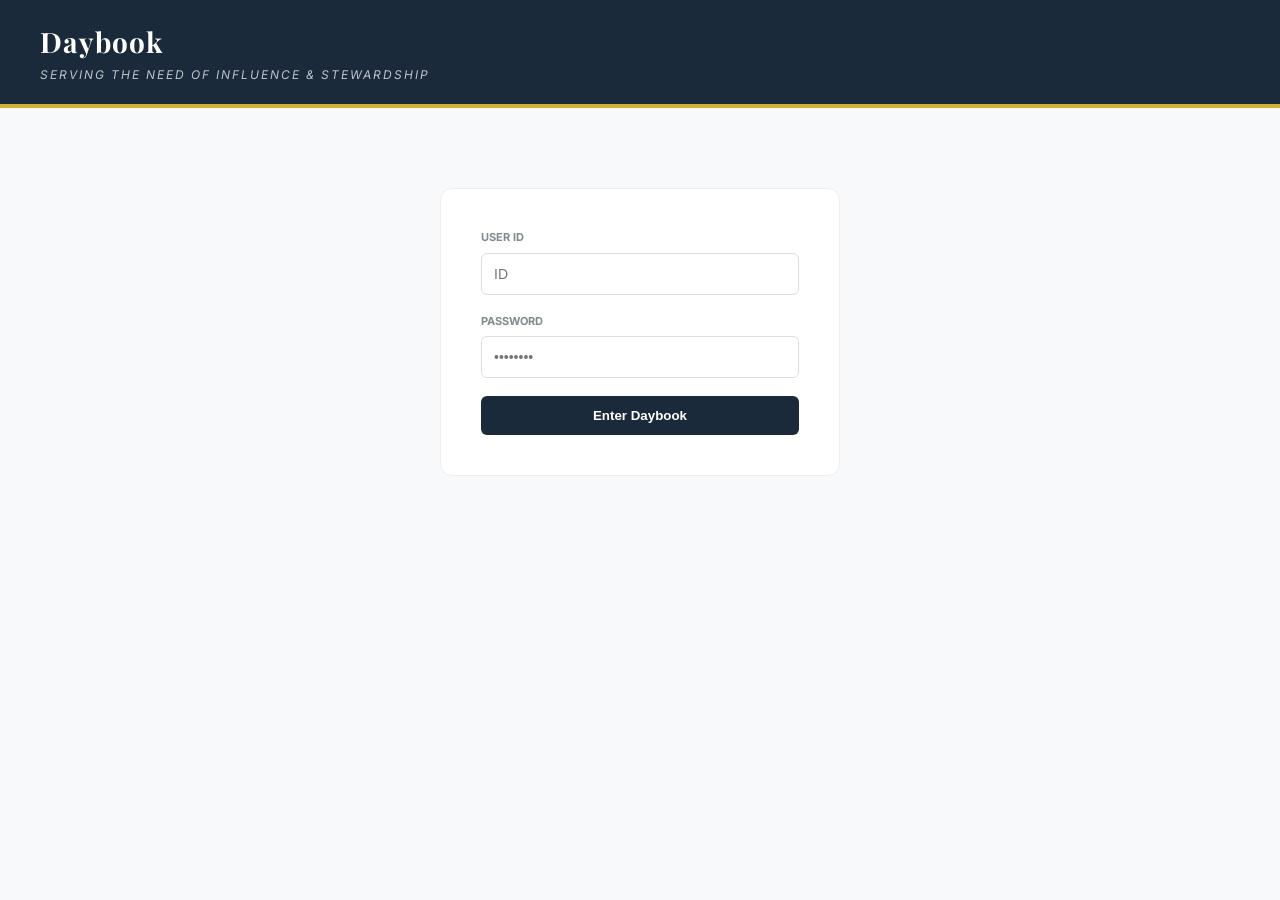
<file: index.html>
<!DOCTYPE html>
<html lang="en">
<head>
    <meta charset="UTF-8">
    <meta name="viewport" content="width=device-width, initial-scale=1.0">
    <title>Daybook — Influence & Stewardship</title>
    <link href="https://fonts.googleapis.com/css2?family=Inter:wght@300;400;600;700&family=Playfair+Display:ital,wght@0,700;1,700&display=swap" rel="stylesheet">
    <style>
        :root {
            --navy: #1a2a3a; --gold: #d4af37; --slate: #2c3e50;
            --paper: #f8f9fa; --white: #ffffff; --red: #e74c3c;
        }
        * { box-sizing: border-box; margin: 0; padding: 0; }
        body { font-family: 'Inter', sans-serif; background: var(--paper); color: var(--slate); line-height: 1.6; }
        
        /* Header & Branding */
        .app-header {
            background: var(--navy); color: var(--white);
            padding: 20px 40px; border-bottom: 4px solid var(--gold);
            display: flex; justify-content: space-between; align-items: center;
        }
        .brand h1 { font-family: 'Playfair Display', serif; font-size: 28px; letter-spacing: 1px; }
        .brand p { font-size: 12px; font-style: italic; color: #bdc3c7; text-transform: uppercase; letter-spacing: 2px; }

        /* Auth Container */
        .auth-card {
            max-width: 400px; margin: 80px auto; background: var(--white);
            padding: 40px; border-radius: 12px; shadow: 0 15px 35px rgba(0,0,0,0.1);
            text-align: center; border: 1px solid #eee;
        }
        
        /* Dashboard & Form */
        .container { max-width: 900px; margin: 40px auto; padding: 0 20px; display: none; }
        .card { background: var(--white); padding: 30px; border-radius: 12px; margin-bottom: 20px; border-left: 5px solid var(--gold); }
        
        .field { margin-bottom: 18px; text-align: left; }
        label { display: block; font-size: 11px; font-weight: 700; text-transform: uppercase; margin-bottom: 6px; color: #7f8c8d; }
        input, select, textarea {
            width: 100%; padding: 12px; border: 1px solid #ddd; border-radius: 6px; font-size: 14px; outline: none;
        }
        input:focus { border-color: var(--navy); }

        .btn {
            display: inline-block; padding: 12px 24px; border-radius: 6px; cursor: pointer;
            font-weight: 600; transition: 0.3s; border: none; text-align: center; width: 100%;
        }
        .btn-primary { background: var(--navy); color: white; }
        .btn-primary:hover { background: #121d29; }
        
        /* Compliance Alert */
        .warning-box {
            background: #fff5f5; border: 1px solid var(--red); color: var(--red);
            padding: 15px; border-radius: 6px; font-size: 13px; margin-bottom: 20px; display: none;
        }
        
        .admin-only { display: none; border-top: 2px dashed #eee; padding-top: 20px; margin-top: 20px; }

    </style>
</head>
<body>

<header class="app-header">
    <div class="brand">
        <h1>Daybook</h1>
        <p>Serving the Need of Influence & Stewardship</p>
    </div>
    <div id="user-info" style="font-size: 13px; text-align: right;"></div>
</header>

<div class="auth-card" id="login-screen">
    <div class="field">
        <label>User ID</label>
        <input type="text" id="login-id" placeholder="ID">
    </div>
    <div class="field">
        <label>Password</label>
        <input type="password" id="login-pwd" placeholder="••••••••">
    </div>
    <button class="btn btn-primary" onclick="attemptLogin()">Enter Daybook</button>
</div>

<div class="container" id="main-app">
    <div class="warning-box" id="compliance-alert"></div>
    
    <div class="card">
        <h3>New Transaction</h3>
        <br>
        <div class="field">
            <label>Amount (₹)</label>
            <input type="number" id="tx-amount" oninput="checkCompliance()">
        </div>
        <div class="field">
            <label>Category</label>
            <select id="tx-category" onchange="checkCompliance()">
                <option value="Daily Expense">Daily Business Expense</option>
                <option value="Loan Disbursement">Loan Disbursement (LD)</option>
                <option value="Loan Repayment">Loan Repayment (EMI)</option>
                <option value="Cash Receipt">Cash Receipt</option>
            </select>
        </div>
        <button class="btn btn-primary" id="save-btn" onclick="saveEntry()">Record Stewardship Action</button>
    </div>

    <!-- Admin Emergency Panel -->
    <div class="card admin-only" id="admin-panel">
        <h4 style="color: var(--red);">🚨 Admin: Emergency Password Reset</h4>
        <p style="font-size: 11px; margin-bottom: 10px;">Reset a user password to '123456'. They must change it immediately.</p>
        <div style="display:flex; gap:10px;">
            <input type="text" id="reset-target-id" placeholder="Staff ID" style="flex:1">
            <button class="btn btn-primary" style="background: var(--red); width: auto;" onclick="emergencyReset()">Reset User</button>
        </div>
    </div>
</div>

<script>
    const GAS_URL = "YOUR_APPS_SCRIPT_URL"; // User fills this
    let session = { userId: "", role: "", clientSheetId: "" };

    async function attemptLogin() {
        const id = document.getElementById('login-id').value;
        const pwd = document.getElementById('login-pwd').value;
        
        // Mocking GAS Login for demonstration
        // In real use, this calls backend.gs -> 'login' action
        session = { userId: id, role: id === 'admin' ? 'admin' : 'user', clientSheetId: 'SHEET_ID' };
        
        document.getElementById('login-screen').style.display = 'none';
        document.getElementById('main-app').style.display = 'block';
        document.getElementById('user-info').innerHTML = `<b>${session.userId}</b> | ${session.role.toUpperCase()}`;
        
        if(session.role === 'admin' || id === 'JamMang') {
            document.getElementById('admin-panel').style.display = 'block';
        }
    }

    function checkCompliance() {
        const amt = parseFloat(document.getElementById('tx-amount').value);
        const cat = document.getElementById('tx-category').value;
        const alertBox = document.getElementById('compliance-alert');
        const saveBtn = document.getElementById('save-btn');
        
        alertBox.style.display = 'none';
        saveBtn.disabled = false;

        if (cat === "Loan Disbursement" && amt >= 20000) {
            alertBox.innerHTML = "🚩 <b>RBI Compliance Alert:</b> Cash loans >= ₹20,000 attract 100% penalty (Sec 269SS/T). Use Digital Mode.";
            alertBox.style.display = 'block';
            saveBtn.disabled = true;
        }
        
        if (amt >= 200000) {
            alertBox.innerHTML = "🚩 <b>CRITICAL:</b> Cash receipts of ₹2L+ are strictly prohibited under Sec 269ST.";
            alertBox.style.display = 'block';
            saveBtn.disabled = true;
        }
    }

    async function saveEntry() {
        alert("Transaction recorded in " + session.clientSheetId + ". Notifications sent to Super Admin.");
    }

    async function emergencyReset() {
        const target = document.getElementById('reset-target-id').value;
        if(confirm("Reset password for " + target + "?")) {
            alert("Emergency notification sent. Password reset to 123456.");
        }
    }
</script>

</body>
</html>
</file>
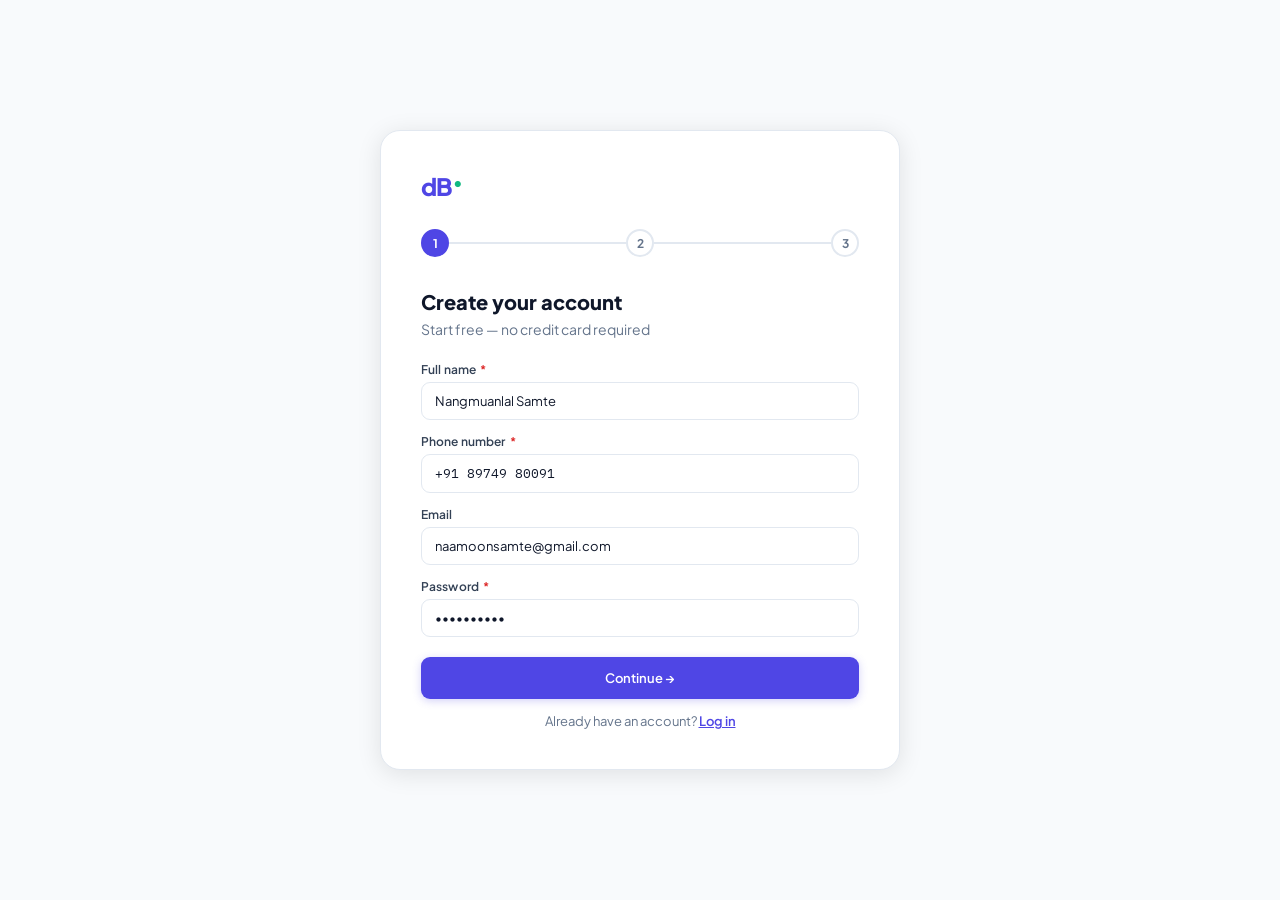
<file: dB App.html>
<!DOCTYPE html>
<html lang="en">
<head>
<meta charset="UTF-8">
<meta name="viewport" content="width=device-width, initial-scale=1.0">
<title>dB — App</title>
<link href="https://fonts.googleapis.com/css2?family=Plus+Jakarta+Sans:ital,wght@0,300;0,400;0,500;0,600;0,700;0,800;1,400&family=IBM+Plex+Mono:wght@400;500&display=swap" rel="stylesheet">
<style>
:root {
  --brand:#4f46e5; --brand-dark:#3730a3; --brand-dim:#6366f1;
  --brand-light:#eef2ff; --brand-mid:#c7d2fe;
  --accent:#10b981;
  --fg:#0f172a; --fg2:#334155; --fg3:#64748b; --fg4:#94a3b8;
  --border:#e2e8f0; --border2:#f1f5f9;
  --surface:#ffffff; --bg:#f8fafc; --bg2:#f1f5f9;
  --green:#16a34a; --green-l:#dcfce7; --green-b:#86efac;
  --red:#dc2626; --red-l:#fee2e2; --red-b:#fca5a5;
  --amber:#d97706; --amber-l:#fef3c7; --amber-b:#fcd34d;
  --blue:#2563eb; --blue-l:#dbeafe; --blue-b:#93c5fd;
  --sh:0 1px 4px rgba(0,0,0,.06),0 4px 16px rgba(0,0,0,.04);
  --sh2:0 4px 24px rgba(0,0,0,.10);
}
*{box-sizing:border-box;margin:0;padding:0}
body{font-family:'Plus Jakarta Sans',sans-serif;background:var(--bg);color:var(--fg);min-height:100vh;display:flex;flex-direction:column}

/* ── APP SHELL ── */
.shell{display:flex;flex:1;min-height:0}

/* ── SIDEBAR ── */
.sidebar{width:232px;background:var(--surface);border-right:1px solid var(--border);flex-shrink:0;display:flex;flex-direction:column;height:100vh;position:sticky;top:0;overflow-y:auto}
.sb-header{padding:20px 18px 16px;border-bottom:1px solid var(--border2)}
.sb-logo{font-size:20px;font-weight:800;color:var(--brand);letter-spacing:-.04em;display:flex;align-items:center;gap:8px;margin-bottom:10px}
.sb-logo-dot{width:7px;height:7px;border-radius:50%;background:var(--accent);margin-top:-4px}
.org-switcher{display:flex;align-items:center;gap:8px;padding:8px 10px;border:1px solid var(--border);border-radius:10px;cursor:pointer;transition:all .15s;background:var(--bg)}
.org-switcher:hover{border-color:var(--brand-mid);background:var(--brand-light)}
.org-avatar{width:28px;height:28px;border-radius:7px;background:var(--brand);display:flex;align-items:center;justify-content:center;font-size:11px;font-weight:700;color:#fff;flex-shrink:0}
.org-name{font-size:13px;font-weight:600;color:var(--fg);flex:1;min-width:0;overflow:hidden;text-overflow:ellipsis;white-space:nowrap}
.org-chevron{color:var(--fg3)}
.org-chevron svg{width:14px;height:14px}
.sb-nav{padding:12px 10px;flex:1}
.sb-section{font-size:10px;font-weight:700;letter-spacing:.08em;text-transform:uppercase;color:var(--fg4);padding:10px 8px 5px}
.sb-item{display:flex;align-items:center;gap:10px;padding:9px 10px;border-radius:9px;cursor:pointer;transition:all .12s;color:var(--fg3);font-size:13px;font-weight:500;border:none;background:transparent;width:100%;text-align:left;margin-bottom:2px}
.sb-item svg{width:16px;height:16px;flex-shrink:0}
.sb-item:hover{background:var(--bg2);color:var(--fg)}
.sb-item.active{background:var(--brand-light);color:var(--brand);font-weight:600}
.sb-item .badge{margin-left:auto;background:var(--red-l);color:var(--red);font-size:10px;font-weight:700;padding:1px 6px;border-radius:10px}
.sb-bottom{padding:12px 10px;border-top:1px solid var(--border2)}
.sb-user{display:flex;align-items:center;gap:9px;padding:8px 10px;border-radius:9px;cursor:pointer;transition:background .12s}
.sb-user:hover{background:var(--bg2)}
.user-avatar{width:30px;height:30px;border-radius:50%;background:var(--brand);display:flex;align-items:center;justify-content:center;font-size:12px;font-weight:700;color:#fff;flex-shrink:0}
.user-name{font-size:13px;font-weight:600;color:var(--fg);flex:1}
.user-role{font-size:11px;color:var(--fg3)}

/* ── TOP BAR ── */
.topbar{height:56px;background:var(--surface);border-bottom:1px solid var(--border);display:flex;align-items:center;padding:0 28px;gap:16px;position:sticky;top:0;z-index:50;flex-shrink:0}
.topbar-title{font-size:16px;font-weight:700;color:var(--fg);flex:1}
.topbar-actions{display:flex;align-items:center;gap:10px}
.icon-btn{width:34px;height:34px;border-radius:8px;border:1px solid var(--border);background:var(--surface);display:flex;align-items:center;justify-content:center;cursor:pointer;transition:all .12s;color:var(--fg3)}
.icon-btn:hover{background:var(--bg2);color:var(--fg)}
.icon-btn svg{width:16px;height:16px}

/* ── PAGE ── */
.page{display:none;flex:1;overflow-y:auto}
.page.active{display:block}
.page-inner{max-width:960px;margin:0 auto;padding:28px 28px 80px}

/* ── CARDS ── */
.card{background:var(--surface);border:1px solid var(--border);border-radius:14px;box-shadow:var(--sh);overflow:hidden;margin-bottom:16px}
.card-header{display:flex;align-items:center;justify-content:space-between;padding:14px 20px;border-bottom:1px solid var(--border2)}
.card-title{font-size:14px;font-weight:700;color:var(--fg);display:flex;align-items:center;gap:8px}
.card-title svg{width:16px;height:16px;color:var(--brand)}
.card-body{padding:20px}
.card-footer{padding:12px 20px;background:var(--bg);border-top:1px solid var(--border2);display:flex;align-items:center;justify-content:flex-end;gap:8px}

/* ── BUTTONS ── */
.btn{display:inline-flex;align-items:center;gap:7px;padding:9px 18px;border:none;border-radius:9px;font-family:inherit;font-size:13px;font-weight:600;cursor:pointer;transition:all .18s;white-space:nowrap;text-decoration:none}
.btn svg{width:14px;height:14px;flex-shrink:0}
.btn-primary{background:var(--brand);color:#fff;box-shadow:0 2px 8px rgba(79,70,229,.25)}
.btn-primary:hover{background:var(--brand-dark);transform:translateY(-1px)}
.btn-secondary{background:var(--bg2);color:var(--fg2);border:1px solid var(--border)}
.btn-secondary:hover{background:var(--border);color:var(--fg)}
.btn-danger{background:var(--red-l);color:var(--red);border:1px solid var(--red-b)}
.btn-danger:hover{background:var(--red-b)}
.btn-success{background:var(--green-l);color:var(--green);border:1px solid var(--green-b)}
.btn-sm{padding:6px 13px;font-size:12px}
.btn-xs{padding:4px 10px;font-size:11px;border-radius:7px}

/* ── STATS ── */
.stats-grid{display:grid;grid-template-columns:repeat(4,1fr);gap:14px;margin-bottom:20px}
.stat-card{background:var(--surface);border:1px solid var(--border);border-radius:12px;padding:18px;box-shadow:var(--sh)}
.stat-card.featured{background:linear-gradient(135deg,var(--brand) 0%,var(--brand-dim) 100%);border-color:transparent}
.stat-label{font-size:12px;font-weight:500;color:var(--fg3);margin-bottom:6px}
.stat-card.featured .stat-label{color:rgba(255,255,255,.7)}
.stat-val{font-family:'IBM Plex Mono',monospace;font-size:22px;font-weight:500;color:var(--fg)}
.stat-card.featured .stat-val{color:#fff}
.stat-change{display:flex;align-items:center;gap:4px;margin-top:6px;font-size:11px}
.stat-change.up{color:var(--green)}
.stat-change.neutral{color:var(--fg3)}

/* ── FORMS ── */
.form-grid{display:grid;gap:16px}
.form-grid-2{grid-template-columns:1fr 1fr}
.form-grid-3{grid-template-columns:1fr 1fr 1fr}
.field{display:flex;flex-direction:column;gap:5px}
.field-label{font-size:12px;font-weight:600;color:var(--fg2);letter-spacing:.01em}
.field-label .req{color:var(--red);margin-left:2px}
input[type=text],input[type=email],input[type=date],input[type=number],input[type=password],select,textarea{
  width:100%;padding:10px 13px;border:1.5px solid var(--border);border-radius:9px;
  font-family:inherit;font-size:13px;color:var(--fg);background:var(--surface);
  outline:none;transition:border-color .15s,box-shadow .15s;-webkit-appearance:none}
input:focus,select:focus,textarea:focus{border-color:var(--brand);box-shadow:0 0 0 3px rgba(79,70,229,.1)}
input[readonly]{background:var(--bg);color:var(--fg3)}
select{background-image:url("data:image/svg+xml,%3Csvg xmlns='http://www.w3.org/2000/svg' width='12' height='8'%3E%3Cpath d='M1 1l5 5 5-5' stroke='%2364748b' stroke-width='1.5' fill='none' stroke-linecap='round'/%3E%3C/svg%3E");background-repeat:no-repeat;background-position:right 13px center;padding-right:36px;cursor:pointer}
textarea{resize:vertical;min-height:72px;line-height:1.6}
.field-hint{font-size:11px;color:var(--fg3);font-style:italic}
.type-toggle{display:grid;grid-template-columns:1fr 1fr;border:1.5px solid var(--border);border-radius:9px;overflow:hidden}
.type-btn{padding:10px;border:none;background:var(--surface);cursor:pointer;font-family:inherit;font-size:13px;font-weight:500;color:var(--fg3);transition:all .18s;display:flex;align-items:center;justify-content:center;gap:6px}
.type-btn:first-child{border-right:1.5px solid var(--border)}
.type-btn.active-in{background:var(--green-l);color:var(--green)}
.type-btn.active-out{background:var(--red-l);color:var(--red)}
.amount-wrap{position:relative}
.amount-pfx{position:absolute;left:13px;top:50%;transform:translateY(-50%);font-family:'IBM Plex Mono',monospace;font-size:15px;font-weight:500;color:var(--brand);pointer-events:none}
.amount-wrap input{padding-left:28px;font-family:'IBM Plex Mono',monospace;font-size:15px;font-weight:500}

/* ── TABLES ── */
.table-wrap{overflow-x:auto}
table.data-table{width:100%;border-collapse:collapse;font-size:13px}
table.data-table th{padding:10px 14px;font-size:11px;font-weight:600;letter-spacing:.05em;text-transform:uppercase;color:var(--fg3);background:var(--bg);border-bottom:1px solid var(--border);text-align:left;white-space:nowrap}
table.data-table td{padding:11px 14px;border-bottom:1px solid var(--border2);vertical-align:middle}
table.data-table tr:last-child td{border-bottom:none}
table.data-table tr:hover td{background:#fafbff}
.tx-in{color:var(--green);font-family:'IBM Plex Mono',monospace;font-weight:500}
.tx-out{color:var(--red);font-family:'IBM Plex Mono',monospace;font-weight:500}
.tx-bal{color:var(--fg);font-family:'IBM Plex Mono',monospace;font-weight:600}
.member-id{font-family:'IBM Plex Mono',monospace;font-size:11px;font-weight:500;color:var(--brand)}

/* ── BADGES ── */
.badge{display:inline-flex;align-items:center;gap:4px;padding:3px 9px;border-radius:20px;font-size:11px;font-weight:600}
.badge-green{background:var(--green-l);color:var(--green)}
.badge-red{background:var(--red-l);color:var(--red)}
.badge-amber{background:var(--amber-l);color:var(--amber)}
.badge-blue{background:var(--blue-l);color:var(--blue)}
.badge-brand{background:var(--brand-light);color:var(--brand)}
.badge-gray{background:var(--bg2);color:var(--fg3)}
.cat-pill{font-size:11px;padding:3px 8px;border-radius:10px;font-weight:500}

/* ── MEMBER GRID ── */
.member-grid{display:grid;grid-template-columns:repeat(3,1fr);gap:12px}
.member-card{background:var(--surface);border:1px solid var(--border);border-radius:12px;padding:16px;cursor:pointer;transition:all .2s;box-shadow:var(--sh)}
.member-card:hover{border-color:var(--brand-mid);box-shadow:var(--sh2);transform:translateY(-2px)}
.mc-header{display:flex;align-items:center;gap:12px;margin-bottom:10px}
.mc-avatar{width:38px;height:38px;border-radius:10px;background:linear-gradient(135deg,var(--brand) 0%,var(--brand-dim) 100%);display:flex;align-items:center;justify-content:center;font-size:14px;font-weight:700;color:#fff;flex-shrink:0}
.mc-id{font-family:'IBM Plex Mono',monospace;font-size:10px;font-weight:500;color:var(--brand)}
.mc-name{font-size:13px;font-weight:700;color:var(--fg);line-height:1.3}
.mc-role{font-size:11px;color:var(--fg3)}
.mc-stats{display:flex;gap:12px;padding-top:10px;border-top:1px solid var(--border2)}
.mc-stat{text-align:center;flex:1}
.mc-stat-val{font-family:'IBM Plex Mono',monospace;font-size:13px;font-weight:500;color:var(--fg)}
.mc-stat-lbl{font-size:10px;color:var(--fg3);margin-top:1px}

/* ── SIG BOXES ── */
.sig-grid{display:grid;grid-template-columns:repeat(4,1fr);gap:10px}
.sig-box{border:1.5px dashed var(--border);border-radius:10px;padding:12px;text-align:center;background:var(--bg);transition:all .2s}
.sig-box.signed{border-style:solid;border-color:var(--green-b);background:var(--green-l)}
.sig-box.pending{border-style:solid;border-color:var(--amber-b);background:var(--amber-l)}
.sig-role-lbl{font-size:10px;font-weight:700;letter-spacing:.06em;text-transform:uppercase;color:var(--fg3);margin-bottom:6px}
.sig-name{font-size:12px;font-weight:600;color:var(--fg)}
.sig-date{font-size:10px;color:var(--fg3);margin-top:3px}
.sig-btn{margin-top:8px;width:100%;padding:6px;border:1.5px solid var(--amber-b);border-radius:7px;background:white;color:var(--amber);font-family:inherit;font-size:11px;font-weight:600;cursor:pointer;transition:all .18s}
.sig-btn:hover{background:var(--amber-b);color:white}

/* ── PLANS ── */
.plan-card{background:var(--surface);border:2px solid var(--border);border-radius:16px;padding:28px;position:relative;transition:all .2s}
.plan-card.current{border-color:var(--brand);box-shadow:0 0 0 4px rgba(79,70,229,.08)}
.plan-card.current::before{content:'Current plan';position:absolute;top:-12px;left:20px;background:var(--brand);color:#fff;font-size:11px;font-weight:700;padding:3px 12px;border-radius:10px}

/* ── ONBOARDING ── */
.onboard-wrap{min-height:100vh;display:flex;align-items:center;justify-content:center;background:var(--bg);padding:40px}
.onboard-card{background:var(--surface);border:1px solid var(--border);border-radius:20px;padding:40px;width:100%;max-width:520px;box-shadow:var(--sh2)}
.onboard-logo{font-size:24px;font-weight:800;color:var(--brand);letter-spacing:-.04em;margin-bottom:28px}
.steps{display:flex;gap:0;margin-bottom:32px}
.step-dot{width:28px;height:28px;border-radius:50%;border:2px solid var(--border);display:flex;align-items:center;justify-content:center;font-size:12px;font-weight:700;color:var(--fg3);flex-shrink:0;background:var(--surface)}
.step-dot.done{background:var(--green);border-color:var(--green);color:#fff}
.step-dot.active{background:var(--brand);border-color:var(--brand);color:#fff}
.step-line{flex:1;height:2px;background:var(--border);margin-top:13px}
.step-line.done{background:var(--green)}

/* ── SUPER ADMIN ── */
.org-row{display:flex;align-items:center;gap:14px;padding:14px 0;border-bottom:1px solid var(--border2)}
.org-row:last-child{border-bottom:none}
.org-orb{width:36px;height:36px;border-radius:9px;background:linear-gradient(135deg,var(--brand) 0%,var(--brand-dim) 100%);display:flex;align-items:center;justify-content:center;font-size:12px;font-weight:700;color:#fff;flex-shrink:0}

/* ── TOAST ── */
.toast{position:fixed;bottom:22px;right:22px;padding:12px 20px;border-radius:12px;font-size:13px;font-weight:600;box-shadow:0 8px 32px rgba(0,0,0,.15);z-index:9999;transform:translateY(80px);opacity:0;transition:all .3s cubic-bezier(.34,1.56,.64,1);display:flex;align-items:center;gap:8px;max-width:380px}
.toast.show{transform:translateY(0);opacity:1}
.toast.success{background:var(--green);color:#fff}
.toast.warning{background:var(--amber);color:#fff}
.toast.error{background:var(--red);color:#fff}
.toast.info{background:var(--brand);color:#fff}

/* ── MEMBER PORTAL OVERRIDES ── */
.portal-header{background:linear-gradient(135deg,var(--brand) 0%,var(--brand-dim) 100%);color:#fff;padding:32px 28px 28px;margin:-28px -28px 24px;border-radius:14px 14px 0 0}

/* ── MISC ── */
.divider{height:1px;background:var(--border2);margin:16px 0}
.empty-state{text-align:center;padding:48px 20px;color:var(--fg3)}
.empty-state svg{width:40px;height:40px;margin-bottom:12px;opacity:.4}
.appr-banner{border-radius:10px;padding:12px 16px;font-size:13px;font-weight:500;margin-bottom:14px;display:flex;align-items:center;gap:10px;border:1px solid}
.appr-banner.pending{background:var(--amber-l);color:var(--amber);border-color:var(--amber-b)}
.appr-banner.approved{background:var(--green-l);color:var(--green);border-color:var(--green-b)}

@media(max-width:768px){
  .sidebar{display:none}
  .stats-grid{grid-template-columns:1fr 1fr}
  .member-grid{grid-template-columns:1fr}
  .sig-grid{grid-template-columns:1fr 1fr}
  .form-grid-2,.form-grid-3{grid-template-columns:1fr}
}
</style>
</head>
<body>

<!-- ══════════════ ONBOARDING (shown first) ══════════════ -->
<div id="onboarding" class="onboard-wrap">
  <div class="onboard-card">
    <div class="onboard-logo">dB<span style="color:var(--accent);font-size:8px;vertical-align:super;margin-left:2px">●</span></div>

    <div class="steps">
      <div class="step-dot active" id="s1">1</div>
      <div class="step-line" id="l1"></div>
      <div class="step-dot" id="s2">2</div>
      <div class="step-line" id="l2"></div>
      <div class="step-dot" id="s3">3</div>
    </div>

    <!-- Step 1: Account -->
    <div id="step1">
      <div style="margin-bottom:24px">
        <div style="font-size:20px;font-weight:800;color:var(--fg);margin-bottom:6px">Create your account</div>
        <div style="font-size:14px;color:var(--fg3)">Start free — no credit card required</div>
      </div>
      <div class="form-grid" style="gap:14px">
        <div class="field">
          <label class="field-label">Full name <span class="req">*</span></label>
          <input type="text" placeholder="Nangmuanlal Samte" value="Nangmuanlal Samte">
        </div>
        <div class="field">
          <label class="field-label">Phone number <span class="req">*</span></label>
          <input type="text" placeholder="+91 98765 43210" value="+91 89749 80091" style="font-family:'IBM Plex Mono',monospace;font-size:13px">
        </div>
        <div class="field">
          <label class="field-label">Email</label>
          <input type="email" placeholder="treasurer@society.in" value="naamoonsamte@gmail.com">
        </div>
        <div class="field">
          <label class="field-label">Password <span class="req">*</span></label>
          <input type="password" value="••••••••••">
        </div>
      </div>
      <button class="btn btn-primary" style="width:100%;justify-content:center;margin-top:20px;padding:13px" onclick="nextStep(2)">Continue →</button>
      <div style="text-align:center;margin-top:14px;font-size:13px;color:var(--fg3)">Already have an account? <a href="#" style="color:var(--brand);font-weight:600" onclick="enterApp()">Log in</a></div>
    </div>

    <!-- Step 2: Society -->
    <div id="step2" style="display:none">
      <div style="margin-bottom:24px">
        <div style="font-size:20px;font-weight:800;color:var(--fg);margin-bottom:6px">Set up your society</div>
        <div style="font-size:14px;color:var(--fg3)">This creates your organisation's workspace</div>
      </div>
      <div class="form-grid" style="gap:14px">
        <div class="field">
          <label class="field-label">Society name <span class="req">*</span></label>
          <input type="text" value="Lamka Exchange Society">
        </div>
        <div class="form-grid form-grid-2" style="gap:14px">
          <div class="field">
            <label class="field-label">Type</label>
            <select><option>Savings Society</option><option>Chit Fund</option><option>Credit Union</option></select>
          </div>
          <div class="field">
            <label class="field-label">FY Start</label>
            <select><option>April</option><option>January</option><option>March</option></select>
          </div>
        </div>
        <div class="form-grid form-grid-2" style="gap:14px">
          <div class="field">
            <label class="field-label">Monthly contribution (₹)</label>
            <div class="amount-wrap"><span class="amount-pfx">₹</span><input type="number" value="2500"></div>
          </div>
          <div class="field">
            <label class="field-label">Your role</label>
            <select><option>Treasurer</option><option>Secretary</option><option>President</option><option>Member</option></select>
          </div>
        </div>
      </div>
      <div style="display:flex;gap:10px;margin-top:20px">
        <button class="btn btn-secondary" style="flex:1;justify-content:center" onclick="nextStep(1)">← Back</button>
        <button class="btn btn-primary" style="flex:2;justify-content:center;padding:13px" onclick="nextStep(3)">Continue →</button>
      </div>
    </div>

    <!-- Step 3: Invite -->
    <div id="step3" style="display:none">
      <div style="margin-bottom:24px">
        <div style="font-size:20px;font-weight:800;color:var(--fg);margin-bottom:6px">Invite your committee</div>
        <div style="font-size:14px;color:var(--fg3)">Add phone numbers — they'll get a WhatsApp invite</div>
      </div>
      <div class="form-grid" style="gap:10px">
        <div class="form-grid form-grid-2" style="gap:10px;align-items:end">
          <div class="field"><label class="field-label">Secretary</label><input type="text" placeholder="+91 87318 31178" value="+91 87318 31178" style="font-family:'IBM Plex Mono',monospace;font-size:12px"></div>
          <div class="field"><label class="field-label">President</label><input type="text" placeholder="+91 83750 98415" value="+91 83750 98415" style="font-family:'IBM Plex Mono',monospace;font-size:12px"></div>
        </div>
        <div class="field"><label class="field-label">Additional members (comma-separated phone numbers)</label>
          <textarea style="font-family:'IBM Plex Mono',monospace;font-size:12px;min-height:60px" placeholder="+91 88608 72981, +91 96129 10946, +91 98333 55223…"></textarea>
        </div>
      </div>
      <div style="display:flex;gap:10px;margin-top:20px">
        <button class="btn btn-secondary" style="flex:1;justify-content:center" onclick="nextStep(2)">← Back</button>
        <button class="btn btn-primary" style="flex:2;justify-content:center;padding:13px" onclick="enterApp()">Launch society →</button>
      </div>
      <button style="width:100%;background:none;border:none;font-size:13px;color:var(--fg3);cursor:pointer;margin-top:12px;font-family:inherit" onclick="enterApp()">Skip for now, I'll invite later</button>
    </div>
  </div>
</div>

<!-- ══════════════ APP SHELL ══════════════ -->
<div id="appShell" style="display:none;flex:1;flex-direction:column;min-height:100vh">
<div class="shell">

  <!-- SIDEBAR -->
  <nav class="sidebar">
    <div class="sb-header">
      <div class="sb-logo">dB <div class="sb-logo-dot"></div></div>
      <div class="org-switcher" onclick="showToast('Switch org — Enterprise feature','info')">
        <div class="org-avatar">LE</div>
        <span class="org-name">Lamka Exchange</span>
        <div class="org-chevron"><svg viewBox="0 0 24 24" fill="none" stroke="currentColor" stroke-width="2"><polyline points="6 9 12 15 18 9"/></svg></div>
      </div>
    </div>
    <div class="sb-nav">
      <div class="sb-section">Entry</div>
      <button class="sb-item" onclick="showPage('daybook',this)">
        <svg viewBox="0 0 24 24" fill="none" stroke="currentColor" stroke-width="2"><path d="M14 2H6a2 2 0 00-2 2v16a2 2 0 002 2h12a2 2 0 002-2V8z"/><polyline points="14 2 14 8 20 8"/></svg>
        Daybook
      </button>
      <div class="sb-section">Reports</div>
      <button class="sb-item active" onclick="showPage('dashboard',this)">
        <svg viewBox="0 0 24 24" fill="none" stroke="currentColor" stroke-width="2"><rect x="3" y="3" width="7" height="7"/><rect x="14" y="3" width="7" height="7"/><rect x="14" y="14" width="7" height="7"/><rect x="3" y="14" width="7" height="7"/></svg>
        Dashboard
      </button>
      <button class="sb-item" onclick="showPage('members',this)">
        <svg viewBox="0 0 24 24" fill="none" stroke="currentColor" stroke-width="2"><path d="M17 21v-2a4 4 0 00-4-4H5a4 4 0 00-4 4v2"/><circle cx="9" cy="7" r="4"/></svg>
        Members
      </button>
      <button class="sb-item" onclick="showPage('reports',this)">
        <svg viewBox="0 0 24 24" fill="none" stroke="currentColor" stroke-width="2"><line x1="18" y1="20" x2="18" y2="10"/><line x1="12" y1="20" x2="12" y2="4"/><line x1="6" y1="20" x2="6" y2="14"/></svg>
        Reports
      </button>
      <div class="sb-section">Workspace</div>
      <button class="sb-item" onclick="showPage('portal',this)">
        <svg viewBox="0 0 24 24" fill="none" stroke="currentColor" stroke-width="2"><circle cx="12" cy="8" r="4"/><path d="M2 20c0-4 4-7 10-7s10 3 10 7"/></svg>
        Member Portal
      </button>
      <button class="sb-item" onclick="showPage('settings',this)">
        <svg viewBox="0 0 24 24" fill="none" stroke="currentColor" stroke-width="2"><circle cx="12" cy="12" r="3"/><path d="M12 2v2M12 20v2M2 12h2M20 12h2M4.93 4.93l1.41 1.41M17.66 17.66l1.41 1.41M4.93 19.07l1.41-1.41M17.66 6.34l1.41-1.41"/></svg>
        Settings
      </button>
      <button class="sb-item" onclick="showPage('billing',this)">
        <svg viewBox="0 0 24 24" fill="none" stroke="currentColor" stroke-width="2"><rect x="1" y="4" width="22" height="16" rx="2"/><line x1="1" y1="10" x2="23" y2="10"/></svg>
        Billing
        <span class="badge">Pro</span>
      </button>
      <button class="sb-item" onclick="showPage('superadmin',this)">
        <svg viewBox="0 0 24 24" fill="none" stroke="currentColor" stroke-width="2"><path d="M12 2l3 7h7l-5.5 4 2 7L12 17l-6.5 3 2-7L2 9h7z"/></svg>
        Super Admin
      </button>
    </div>
    <div class="sb-bottom">
      <div class="sb-user">
        <div class="user-avatar">NS</div>
        <div>
          <div class="user-name">Nangmuanlal</div>
          <div class="user-role">Treasurer</div>
        </div>
      </div>
    </div>
  </nav>

  <!-- MAIN CONTENT -->
  <div style="flex:1;display:flex;flex-direction:column;min-width:0;overflow:hidden">
    <div class="topbar">
      <div class="topbar-title" id="pageTitle">Dashboard</div>
      <div class="topbar-actions">
        <div class="icon-btn" onclick="showToast('No new notifications','info')">
          <svg viewBox="0 0 24 24" fill="none" stroke="currentColor" stroke-width="2"><path d="M18 8A6 6 0 006 8c0 7-3 9-3 9h18s-3-2-3-9M13.73 21a2 2 0 01-3.46 0"/></svg>
        </div>
        <div class="icon-btn">
          <svg viewBox="0 0 24 24" fill="none" stroke="currentColor" stroke-width="2"><circle cx="11" cy="11" r="8"/><line x1="21" y1="21" x2="16.65" y2="16.65"/></svg>
        </div>
        <button class="btn btn-primary btn-sm" onclick="showPage('daybook',null)">
          <svg viewBox="0 0 24 24" fill="none" stroke="currentColor" stroke-width="2"><line x1="12" y1="5" x2="12" y2="19"/><line x1="5" y1="12" x2="19" y2="12"/></svg>
          New entry
        </button>
      </div>
    </div>

    <!-- ══ DASHBOARD ══ -->
    <div id="page-dashboard" class="page active">
      <div class="page-inner">
        <div style="margin-bottom:22px">
          <div style="font-size:22px;font-weight:800;color:var(--fg);letter-spacing:-.02em">Good morning, Nangmuanlal 👋</div>
          <div style="font-size:14px;color:var(--fg3);margin-top:3px">Lamka Exchange Society · FY 2026-27 · as at 25th April 2026</div>
        </div>
        <div class="stats-grid">
          <div class="stat-card featured">
            <div class="stat-label">Total Corpus</div>
            <div class="stat-val">₹1,95,500</div>
            <div class="stat-change up" style="color:rgba(255,255,255,.7)">↑ ₹86,500 this month</div>
          </div>
          <div class="stat-card">
            <div class="stat-label">Active Members</div>
            <div class="stat-val">18</div>
            <div class="stat-change up">↑ 4 joined this month</div>
          </div>
          <div class="stat-card">
            <div class="stat-label">Net Shares</div>
            <div class="stat-val">171.0</div>
            <div class="stat-change neutral">Founding: 140 · Regular: 31</div>
          </div>
          <div class="stat-card">
            <div class="stat-label">MF Invested</div>
            <div class="stat-val">₹1,75,000</div>
            <div class="stat-change neutral">3 tranches · Apr 2026</div>
          </div>
        </div>

        <div style="display:grid;grid-template-columns:1fr 1fr;gap:16px">
          <!-- Recent transactions -->
          <div class="card" style="grid-column:1/-1">
            <div class="card-header">
              <div class="card-title">
                <svg viewBox="0 0 24 24" fill="none" stroke="currentColor" stroke-width="2"><path d="M14 2H6a2 2 0 00-2 2v16a2 2 0 002 2h12a2 2 0 002-2V8z"/></svg>
                Recent Transactions
              </div>
              <button class="btn btn-secondary btn-sm" onclick="showPage('reports',null)">View all →</button>
            </div>
            <div class="table-wrap">
              <table class="data-table">
                <thead><tr><th>Date</th><th>Member</th><th>Category</th><th>Mode</th><th style="text-align:right">Cash IN</th><th style="text-align:right">Cash OUT</th><th style="text-align:right">Balance</th></tr></thead>
                <tbody>
                  <tr><td style="font-family:'IBM Plex Mono',monospace;font-size:11px;color:var(--fg3)">20-Apr-26</td><td>Society</td><td><span class="cat-pill" style="background:var(--red-l);color:var(--red)">MF Investment</span></td><td style="color:var(--fg3);font-size:12px">Transfer</td><td>—</td><td class="tx-out">₹25,000</td><td class="tx-bal">₹20,500</td></tr>
                  <tr><td style="font-family:'IBM Plex Mono',monospace;font-size:11px;color:var(--fg3)">18-Apr-26</td><td><span class="member-id">LES18</span> Tombing</td><td><span class="cat-pill" style="background:var(--brand-light);color:var(--brand)">Entrance Fee</span></td><td style="color:var(--fg3);font-size:12px">UPI</td><td class="tx-in">₹1,000</td><td>—</td><td class="tx-bal">₹1,93,000</td></tr>
                  <tr><td style="font-family:'IBM Plex Mono',monospace;font-size:11px;color:var(--fg3)">16-Apr-26</td><td><span class="member-id">LES17</span> Thang Mary</td><td><span class="cat-pill" style="background:var(--green-l);color:var(--green)">Monthly Contribution</span></td><td style="color:var(--fg3);font-size:12px">UPI</td><td class="tx-in">₹2,500</td><td>—</td><td class="tx-bal">₹1,79,000</td></tr>
                  <tr><td style="font-family:'IBM Plex Mono',monospace;font-size:11px;color:var(--fg3)">15-Apr-26</td><td>Society</td><td><span class="cat-pill" style="background:var(--red-l);color:var(--red)">MF Investment</span></td><td style="color:var(--fg3);font-size:12px">Transfer</td><td>—</td><td class="tx-out">₹90,000</td><td class="tx-bal">₹1,05,500</td></tr>
                </tbody>
              </table>
            </div>
          </div>

          <!-- Pending approvals -->
          <div class="card">
            <div class="card-header">
              <div class="card-title">
                <svg viewBox="0 0 24 24" fill="none" stroke="currentColor" stroke-width="2"><circle cx="12" cy="12" r="10"/><polyline points="12 6 12 12 16 14"/></svg>
                Pending Approvals
              </div>
              <span class="badge badge-amber">2 pending</span>
            </div>
            <div class="card-body">
              <div style="display:flex;flex-direction:column;gap:10px">
                <div style="padding:12px;border:1px solid var(--amber-b);border-radius:10px;background:var(--amber-l)">
                  <div style="font-size:13px;font-weight:600;color:var(--fg)">Loan Disbursement — LES07</div>
                  <div style="font-size:12px;color:var(--fg3);margin-top:2px">₹50,000 · Jammang Guite · 22-Apr-26</div>
                  <div style="display:flex;gap:6px;margin-top:10px">
                    <button class="btn btn-success btn-xs" onclick="showToast('✅ Approved — Jammang Guite loan','success')">Approve</button>
                    <button class="btn btn-danger btn-xs" onclick="showToast('❌ Rejected','error')">Reject</button>
                  </div>
                </div>
                <div style="padding:12px;border:1px solid var(--amber-b);border-radius:10px;background:var(--amber-l)">
                  <div style="font-size:13px;font-weight:600;color:var(--fg)">MF Investment Top-up</div>
                  <div style="font-size:12px;color:var(--fg3);margin-top:2px">₹30,000 · Society · 24-Apr-26</div>
                  <div style="display:flex;gap:6px;margin-top:10px">
                    <button class="btn btn-success btn-xs" onclick="showToast('✅ Investment approved','success')">Approve</button>
                    <button class="btn btn-danger btn-xs">Reject</button>
                  </div>
                </div>
              </div>
            </div>
          </div>

          <!-- Contribution health -->
          <div class="card">
            <div class="card-header">
              <div class="card-title">
                <svg viewBox="0 0 24 24" fill="none" stroke="currentColor" stroke-width="2"><path d="M17 21v-2a4 4 0 00-4-4H5a4 4 0 00-4 4v2"/><circle cx="9" cy="7" r="4"/></svg>
                Contribution Health
              </div>
              <span class="badge badge-green">13 of 18 current</span>
            </div>
            <div class="card-body">
              <div style="display:flex;flex-direction:column;gap:6px">
                <div style="display:flex;justify-content:space-between;align-items:center">
                  <span style="font-size:13px;color:var(--fg)">Fully paid (2+ months)</span>
                  <div style="display:flex;align-items:center;gap:8px">
                    <div style="width:80px;height:6px;background:var(--border2);border-radius:3px;overflow:hidden"><div style="width:72%;height:100%;background:var(--green);border-radius:3px"></div></div>
                    <span style="font-size:12px;font-weight:600;color:var(--green)">13</span>
                  </div>
                </div>
                <div style="display:flex;justify-content:space-between;align-items:center">
                  <span style="font-size:13px;color:var(--fg)">1 month paid</span>
                  <div style="display:flex;align-items:center;gap:8px">
                    <div style="width:80px;height:6px;background:var(--border2);border-radius:3px;overflow:hidden"><div style="width:22%;height:100%;background:var(--amber);border-radius:3px"></div></div>
                    <span style="font-size:12px;font-weight:600;color:var(--amber)">4</span>
                  </div>
                </div>
                <div style="display:flex;justify-content:space-between;align-items:center">
                  <span style="font-size:13px;color:var(--fg)">No payment yet</span>
                  <div style="display:flex;align-items:center;gap:8px">
                    <div style="width:80px;height:6px;background:var(--border2);border-radius:3px;overflow:hidden"><div style="width:6%;height:100%;background:var(--red);border-radius:3px"></div></div>
                    <span style="font-size:12px;font-weight:600;color:var(--red)">1</span>
                  </div>
                </div>
              </div>
            </div>
          </div>
        </div>
      </div>
    </div>

    <!-- ══ DAYBOOK ══ -->
    <div id="page-daybook" class="page">
      <div class="page-inner">
        <div style="display:flex;align-items:center;justify-content:space-between;margin-bottom:22px">
          <div>
            <div style="font-size:22px;font-weight:800;color:var(--fg);letter-spacing:-.02em">New Entry</div>
            <div style="font-size:14px;color:var(--fg3);margin-top:2px">Recording for 25th April 2026</div>
          </div>
          <div style="display:flex;gap:8px">
            <input type="date" value="2026-04-25" style="width:160px;padding:8px 12px;font-family:'IBM Plex Mono',monospace;font-size:12px">
            <input type="text" value="" placeholder="Receipt no. (auto)" readonly style="width:200px;padding:8px 12px;font-family:'IBM Plex Mono',monospace;font-size:12px;color:var(--fg3)">
          </div>
        </div>

        <div class="card">
          <div class="card-header">
            <div class="card-title">
              <svg viewBox="0 0 24 24" fill="none" stroke="currentColor" stroke-width="2"><path d="M14 2H6a2 2 0 00-2 2v16a2 2 0 002 2h12a2 2 0 002-2V8z"/><polyline points="14 2 14 8 20 8"/></svg>
              Transaction Details
            </div>
          </div>
          <div class="card-body">
            <div class="form-grid form-grid-2" style="margin-bottom:16px">
              <div class="field">
                <label class="field-label">Category <span class="req">*</span></label>
                <select onchange="handleCat(this)">
                  <option value="">— Select category —</option>
                  <optgroup label="Receipts (Cash IN)">
                    <option value="ef">Entrance Fees</option>
                    <option value="mc" selected>Monthly Contributions</option>
                    <option value="emi">Loan Repayment (EMI)</option>
                  </optgroup>
                  <optgroup label="Payments (Cash OUT)">
                    <option value="loan">Loan Disbursement ⚠ Approval required</option>
                    <option value="mf">Mutual Fund Investment ⚠ Approval required</option>
                    <option value="exp">Operating Expense</option>
                  </optgroup>
                </select>
              </div>
              <div class="field">
                <label class="field-label">Member</label>
                <select>
                  <option>— Select member —</option>
                  <option selected>LES01 — Min Khooptong</option>
                  <option>LES02 — Nangmuanlal Samte</option>
                  <option>LES07 — Jammang Guite</option>
                  <option>LES18 — Tombing Ginsonmung</option>
                </select>
              </div>
            </div>
            <div class="form-grid form-grid-2" style="margin-bottom:16px">
              <div class="field">
                <label class="field-label">Transaction type <span class="req">*</span></label>
                <div class="type-toggle">
                  <button class="type-btn active-in" id="btnIn" onclick="setType('in')">↓ Cash IN</button>
                  <button class="type-btn" id="btnOut" onclick="setType('out')">↑ Cash OUT</button>
                </div>
              </div>
              <div class="field">
                <label class="field-label">Amount (₹) <span class="req">*</span></label>
                <div class="amount-wrap">
                  <span class="amount-pfx">₹</span>
                  <input type="number" value="2500" style="border-color:var(--green-b)">
                </div>
              </div>
            </div>
            <div class="form-grid form-grid-2" style="margin-bottom:16px">
              <div class="field">
                <label class="field-label">Payment mode</label>
                <select onchange="toggleRef(this.value)">
                  <option value="cash">💵  Cash</option>
                  <option value="upi" selected>📱  UPI</option>
                  <option value="neft">🏦  NEFT</option>
                  <option value="cheque">📄  Cheque</option>
                </select>
              </div>
              <div class="field" id="refField">
                <label class="field-label">UPI Transaction ID</label>
                <input type="text" placeholder="646175470373" style="font-family:'IBM Plex Mono',monospace;font-size:12px">
              </div>
            </div>
            <div class="field">
              <label class="field-label">Narration</label>
              <textarea placeholder="Brief description for the master ledger…">Monthly contribution for May 2026 — Min Khooptong</textarea>
            </div>
          </div>
        </div>

        <!-- Signatories -->
        <div class="card">
          <div class="card-header">
            <div class="card-title">
              <svg viewBox="0 0 24 24" fill="none" stroke="currentColor" stroke-width="2"><path d="M12 20h9M16.5 3.5a2.121 2.121 0 013 3L7 19l-4 1 1-4L16.5 3.5z"/></svg>
              Signatories
            </div>
            <span class="badge badge-green">No approval required</span>
          </div>
          <div class="card-body">
            <div class="sig-grid">
              <div class="sig-box signed">
                <div class="sig-role-lbl">Treasurer ✅</div>
                <div class="sig-name">Nangmuanlal Samte</div>
                <div class="sig-date">25-Apr-26</div>
              </div>
              <div class="sig-box">
                <div class="sig-role-lbl">Secretary</div>
                <input type="text" style="text-align:center;font-size:12px;border:none;border-bottom:1.5px solid var(--border);border-radius:0;padding:4px;background:transparent;width:100%;outline:none;margin:6px 0" value="Jammang Guite">
                <div class="sig-date">25-Apr-26</div>
              </div>
              <div class="sig-box">
                <div class="sig-role-lbl">President</div>
                <input type="text" style="text-align:center;font-size:12px;border:none;border-bottom:1.5px solid var(--border);border-radius:0;padding:4px;background:transparent;width:100%;outline:none;margin:6px 0" value="Min Khooptong">
                <div class="sig-date">25-Apr-26</div>
              </div>
              <div class="sig-box">
                <div class="sig-role-lbl">Controller</div>
                <input type="text" style="text-align:center;font-size:12px;border:none;border-bottom:1.5px solid var(--border);border-radius:0;padding:4px;background:transparent;width:100%;outline:none;margin:6px 0" placeholder="Name">
                <div class="sig-date">—</div>
              </div>
            </div>
            <div class="divider"></div>
            <div class="field">
              <label class="field-label">Remarks</label>
              <textarea rows="2" placeholder="Optional remarks…"></textarea>
            </div>
          </div>
          <div class="card-footer">
            <button class="btn btn-secondary" onclick="showToast('📝 Draft saved','warning')">Save draft</button>
            <button class="btn btn-danger btn-sm">Delete</button>
            <button class="btn btn-primary" onclick="doSaveEntry()">
              <svg viewBox="0 0 24 24" fill="none" stroke="currentColor" stroke-width="2" width="14" height="14"><path d="M19 21H5a2 2 0 01-2-2V5a2 2 0 012-2h11l5 5v11a2 2 0 01-2 2z"/></svg>
              Save to Sheets
            </button>
          </div>
        </div>
      </div>
    </div>

    <!-- ══ MEMBERS ══ -->
    <div id="page-members" class="page">
      <div class="page-inner">
        <div style="display:flex;align-items:center;gap:12px;margin-bottom:22px">
          <div style="flex:1">
            <div style="font-size:22px;font-weight:800;color:var(--fg);letter-spacing:-.02em">Members</div>
            <div style="font-size:14px;color:var(--fg3);margin-top:2px">18 active members · FY 2026-27</div>
          </div>
          <input type="text" placeholder="Search members…" style="width:220px" oninput="filterMembers(this.value)">
          <button class="btn btn-primary btn-sm" onclick="showToast('Invite sent via WhatsApp','success')">+ Invite member</button>
        </div>
        <div class="member-grid" id="memberGrid">
          <!-- populated by JS -->
        </div>
      </div>
    </div>

    <!-- ══ REPORTS ══ -->
    <div id="page-reports" class="page">
      <div class="page-inner">
        <div style="margin-bottom:22px">
          <div style="font-size:22px;font-weight:800;color:var(--fg);letter-spacing:-.02em">Financial Reports</div>
          <div style="font-size:14px;color:var(--fg3);margin-top:2px">FY 2026-27 · Auto-generated from daybook</div>
        </div>
        <div style="display:flex;gap:8px;margin-bottom:20px;flex-wrap:wrap">
          <button class="btn btn-primary btn-sm" id="rtab-rp" onclick="showReport('rp',this)">Receipts & Payments</button>
          <button class="btn btn-secondary btn-sm" id="rtab-pnl" onclick="showReport('pnl',this)">P&L Statement</button>
          <button class="btn btn-secondary btn-sm" id="rtab-bs" onclick="showReport('bs',this)">Balance Sheet</button>
          <div style="flex:1"></div>
          <button class="btn btn-secondary btn-sm" onclick="showToast('PDF exported','success')">⬇ Export PDF</button>
          <button class="btn btn-secondary btn-sm" onclick="showToast('Link copied','info')">🔗 Share</button>
        </div>

        <!-- R&P -->
        <div id="rpt-rp" class="card">
          <div class="card-header">
            <div class="card-title">Receipts & Payments Account — FY 2026-27</div>
          </div>
          <div class="card-body" style="padding:0">
            <div style="display:grid;grid-template-columns:1fr 1fr;border-bottom:1px solid var(--border2)">
              <div style="border-right:1px solid var(--border2)">
                <div style="padding:10px 16px;background:var(--brand);color:#fff;font-size:11px;font-weight:700;letter-spacing:.06em;text-transform:uppercase">RECEIPTS</div>
                <table class="data-table" style="font-size:12px">
                  <tbody>
                    <tr><td style="font-weight:600;color:var(--fg)">Entrance Fees</td><td style="text-align:right;font-family:'IBM Plex Mono',monospace">1,12,000</td></tr>
                    <tr><td style="padding-left:24px;color:var(--fg2)">Founding (14 members)</td><td style="text-align:right;font-family:'IBM Plex Mono',monospace;color:var(--fg3)">1,08,000</td></tr>
                    <tr><td style="padding-left:24px;color:var(--fg2)">Regular (4 members)</td><td style="text-align:right;font-family:'IBM Plex Mono',monospace;color:var(--fg3)">4,000</td></tr>
                    <tr><td style="font-weight:600;color:var(--fg)">Monthly Contributions</td><td style="text-align:right;font-family:'IBM Plex Mono',monospace">83,500</td></tr>
                    <tr><td style="font-weight:600;color:var(--fg3);font-style:italic">Loan Repayments</td><td style="text-align:right;color:var(--fg3);font-style:italic">Nil</td></tr>
                    <tr style="border-top:2px solid var(--fg)"><td style="font-weight:700;padding:10px 14px">TOTAL RECEIPTS</td><td style="text-align:right;font-family:'IBM Plex Mono',monospace;font-weight:700;padding:10px 14px">1,95,500</td></tr>
                  </tbody>
                </table>
              </div>
              <div>
                <div style="padding:10px 16px;background:var(--brand);color:#fff;font-size:11px;font-weight:700;letter-spacing:.06em;text-transform:uppercase">PAYMENTS</div>
                <table class="data-table" style="font-size:12px">
                  <tbody>
                    <tr><td style="font-weight:600;color:var(--fg)">MF Investments</td><td style="text-align:right;font-family:'IBM Plex Mono',monospace">1,75,000</td></tr>
                    <tr><td style="padding-left:24px;color:var(--fg2)">15-Apr tranche 1</td><td style="text-align:right;font-family:'IBM Plex Mono',monospace;color:var(--fg3)">90,000</td></tr>
                    <tr><td style="padding-left:24px;color:var(--fg2)">15-Apr tranche 2</td><td style="text-align:right;font-family:'IBM Plex Mono',monospace;color:var(--fg3)">60,000</td></tr>
                    <tr><td style="padding-left:24px;color:var(--fg2)">20-Apr tranche 3</td><td style="text-align:right;font-family:'IBM Plex Mono',monospace;color:var(--fg3)">25,000</td></tr>
                    <tr><td style="font-weight:600;color:var(--fg)">Closing Balance (Cash)</td><td style="text-align:right;font-family:'IBM Plex Mono',monospace">20,500</td></tr>
                    <tr style="border-top:2px solid var(--fg)"><td style="font-weight:700;padding:10px 14px">TOTAL PAYMENTS</td><td style="text-align:right;font-family:'IBM Plex Mono',monospace;font-weight:700;padding:10px 14px">1,95,500</td></tr>
                  </tbody>
                </table>
              </div>
            </div>
            <div style="padding:12px 16px;background:var(--green-l);border-top:1px solid var(--green-b);display:flex;align-items:center;gap:8px;font-size:13px;font-weight:500;color:var(--green)">
              ✅ R&P Account Balanced — Total Receipts = Total Payments = ₹1,95,500
            </div>
          </div>
        </div>
        <div id="rpt-pnl" class="card" style="display:none">
          <div class="card-header"><div class="card-title">Income & Expenditure — FY 2026-27</div></div>
          <div class="card-body"><div style="padding:20px;text-align:center;color:var(--fg3);font-size:14px">No surplus for FY 2026-27 — loan operations yet to commence. P&L is nil.</div></div>
        </div>
        <div id="rpt-bs" class="card" style="display:none">
          <div class="card-header"><div class="card-title">Balance Sheet — 31st March 2027</div></div>
          <div class="card-body">
            <div style="display:grid;grid-template-columns:1fr 1fr;gap:20px">
              <div><div style="font-size:12px;font-weight:700;color:var(--fg3);text-transform:uppercase;letter-spacing:.05em;margin-bottom:10px">Equity & Liabilities</div>
                <div style="display:flex;justify-content:space-between;padding:8px 0;border-bottom:1px solid var(--border2);font-size:13px"><span>Share Capital</span><span style="font-family:'IBM Plex Mono',monospace;font-weight:600">₹1,12,000</span></div>
                <div style="display:flex;justify-content:space-between;padding:8px 0;border-bottom:1px solid var(--border2);font-size:13px"><span>Contribution Fund</span><span style="font-family:'IBM Plex Mono',monospace;font-weight:600">₹83,500</span></div>
                <div style="display:flex;justify-content:space-between;padding:10px 0;font-size:14px;font-weight:700"><span>TOTAL</span><span style="font-family:'IBM Plex Mono',monospace;color:var(--brand)">₹1,95,500</span></div>
              </div>
              <div><div style="font-size:12px;font-weight:700;color:var(--fg3);text-transform:uppercase;letter-spacing:.05em;margin-bottom:10px">Assets</div>
                <div style="display:flex;justify-content:space-between;padding:8px 0;border-bottom:1px solid var(--border2);font-size:13px"><span>MF Investments</span><span style="font-family:'IBM Plex Mono',monospace;font-weight:600">₹1,75,000</span></div>
                <div style="display:flex;justify-content:space-between;padding:8px 0;border-bottom:1px solid var(--border2);font-size:13px"><span>Cash in Hand</span><span style="font-family:'IBM Plex Mono',monospace;font-weight:600">₹20,500</span></div>
                <div style="display:flex;justify-content:space-between;padding:10px 0;font-size:14px;font-weight:700"><span>TOTAL</span><span style="font-family:'IBM Plex Mono',monospace;color:var(--brand)">₹1,95,500</span></div>
              </div>
            </div>
          </div>
        </div>
      </div>
    </div>

    <!-- ══ MEMBER PORTAL ══ -->
    <div id="page-portal" class="page">
      <div class="page-inner">
        <div class="card">
          <div class="portal-header">
            <div style="display:flex;align-items:center;gap:16px">
              <div style="width:56px;height:56px;border-radius:14px;background:rgba(255,255,255,.2);display:flex;align-items:center;justify-content:center;font-size:20px;font-weight:800;color:#fff">MK</div>
              <div>
                <div style="font-size:22px;font-weight:800;color:#fff">Min Khooptong</div>
                <div style="font-family:'IBM Plex Mono',monospace;font-size:13px;color:rgba(255,255,255,.75)">LES01 · President · Founding Member</div>
              </div>
            </div>
            <div style="display:grid;grid-template-columns:repeat(3,1fr);gap:16px;margin-top:24px">
              <div style="background:rgba(255,255,255,.15);border-radius:12px;padding:16px;text-align:center">
                <div style="font-family:'IBM Plex Mono',monospace;font-size:22px;font-weight:500;color:#fff">12</div>
                <div style="font-size:12px;color:rgba(255,255,255,.7);margin-top:3px">Net Shares</div>
              </div>
              <div style="background:rgba(255,255,255,.15);border-radius:12px;padding:16px;text-align:center">
                <div style="font-family:'IBM Plex Mono',monospace;font-size:22px;font-weight:500;color:#fff">₹5,000</div>
                <div style="font-size:12px;color:rgba(255,255,255,.7);margin-top:3px">Contributions</div>
              </div>
              <div style="background:rgba(255,255,255,.15);border-radius:12px;padding:16px;text-align:center">
                <div style="font-family:'IBM Plex Mono',monospace;font-size:22px;font-weight:500;color:#fff">₹5,000</div>
                <div style="font-size:12px;color:rgba(255,255,255,.7);margin-top:3px">Entrance Fee</div>
              </div>
            </div>
          </div>
          <div class="card-body" style="border-radius:0">
            <div style="font-size:14px;font-weight:700;color:var(--fg);margin-bottom:14px">Contribution History</div>
            <table class="data-table">
              <thead><tr><th>Month</th><th>Date Paid</th><th style="text-align:right">Amount</th><th style="text-align:right">Shares</th><th>Status</th></tr></thead>
              <tbody>
                <tr><td style="font-weight:500">Mar-26</td><td style="font-family:'IBM Plex Mono',monospace;font-size:12px;color:var(--fg3)">16-Mar-26</td><td class="tx-in" style="text-align:right">₹2,500</td><td style="text-align:right"><span class="badge badge-brand">+1</span></td><td><span class="badge badge-green">✓ Paid</span></td></tr>
                <tr><td style="font-weight:500">Apr-26</td><td style="font-family:'IBM Plex Mono',monospace;font-size:12px;color:var(--fg3)">05-Apr-26</td><td class="tx-in" style="text-align:right">₹2,500</td><td style="text-align:right"><span class="badge badge-brand">+1</span></td><td><span class="badge badge-green">✓ Paid</span></td></tr>
                <tr><td style="font-weight:500">May-26</td><td style="color:var(--fg3);font-size:12px">—</td><td style="text-align:right;color:var(--fg3)">₹2,500</td><td style="text-align:right">—</td><td><span class="badge badge-amber">⏳ Due</span></td></tr>
              </tbody>
            </table>
            <div style="margin-top:16px;padding:14px;background:var(--brand-light);border-radius:10px;border:1px solid var(--brand-mid)">
              <div style="font-size:13px;font-weight:600;color:var(--brand);margin-bottom:4px">May 2026 contribution due</div>
              <div style="font-size:13px;color:var(--fg3)">₹2,500 due by 15th May 2026. Pay to Treasurer via UPI: <span style="font-family:'IBM Plex Mono',monospace;color:var(--brand)">naamoon@upi</span></div>
            </div>
          </div>
        </div>
      </div>
    </div>

    <!-- ══ SETTINGS ══ -->
    <div id="page-settings" class="page">
      <div class="page-inner">
        <div style="font-size:22px;font-weight:800;color:var(--fg);letter-spacing:-.02em;margin-bottom:22px">Settings</div>
        <div style="display:grid;grid-template-columns:200px 1fr;gap:24px">
          <div>
            <div style="display:flex;flex-direction:column;gap:2px">
              <button class="sb-item active" style="font-size:13px">Organisation</button>
              <button class="sb-item" style="font-size:13px">Members & Roles</button>
              <button class="sb-item" style="font-size:13px">Contribution Rules</button>
              <button class="sb-item" style="font-size:13px">Notifications</button>
              <button class="sb-item" style="font-size:13px">Integrations</button>
            </div>
          </div>
          <div>
            <div class="card">
              <div class="card-header"><div class="card-title">Organisation Details</div></div>
              <div class="card-body">
                <div class="form-grid" style="gap:14px">
                  <div class="field"><label class="field-label">Society name</label><input type="text" value="Lamka Exchange Society"></div>
                  <div class="form-grid form-grid-2" style="gap:14px">
                    <div class="field"><label class="field-label">Type</label><select><option>Savings Society</option></select></div>
                    <div class="field"><label class="field-label">Registration no.</label><input type="text" value="MNP/SOC/2026/0142" style="font-family:'IBM Plex Mono',monospace;font-size:12px"></div>
                  </div>
                  <div class="form-grid form-grid-2" style="gap:14px">
                    <div class="field"><label class="field-label">FY start month</label><select><option>April</option></select></div>
                    <div class="field"><label class="field-label">Monthly contribution</label><div class="amount-wrap"><span class="amount-pfx">₹</span><input type="number" value="2500"></div></div>
                  </div>
                </div>
              </div>
              <div class="card-footer"><button class="btn btn-primary btn-sm" onclick="showToast('Settings saved','success')">Save changes</button></div>
            </div>

            <div class="card">
              <div class="card-header">
                <div class="card-title">Signatories & Roles</div>
                <span class="badge badge-amber">3 of 4 assigned</span>
              </div>
              <div class="card-body">
                <div style="display:flex;flex-direction:column;gap:10px">
                  <div style="display:flex;align-items:center;gap:12px;padding:10px;border:1px solid var(--border);border-radius:9px">
                    <div style="width:32px;height:32px;border-radius:8px;background:var(--brand);display:flex;align-items:center;justify-content:center;font-size:12px;font-weight:700;color:#fff">MK</div>
                    <div style="flex:1"><div style="font-size:13px;font-weight:600">Min Khooptong</div><div style="font-size:11px;color:var(--fg3)">LES01 · President</div></div>
                    <span class="badge badge-brand">President</span>
                  </div>
                  <div style="display:flex;align-items:center;gap:12px;padding:10px;border:1px solid var(--border);border-radius:9px">
                    <div style="width:32px;height:32px;border-radius:8px;background:var(--brand);display:flex;align-items:center;justify-content:center;font-size:12px;font-weight:700;color:#fff">NS</div>
                    <div style="flex:1"><div style="font-size:13px;font-weight:600">Nangmuanlal Samte</div><div style="font-size:11px;color:var(--fg3)">LES02 · Treasurer</div></div>
                    <span class="badge badge-green">Treasurer</span>
                  </div>
                  <div style="display:flex;align-items:center;gap:12px;padding:10px;border:1px solid var(--border);border-radius:9px">
                    <div style="width:32px;height:32px;border-radius:8px;background:var(--brand);display:flex;align-items:center;justify-content:center;font-size:12px;font-weight:700;color:#fff">JG</div>
                    <div style="flex:1"><div style="font-size:13px;font-weight:600">Jammang Guite</div><div style="font-size:11px;color:var(--fg3)">LES07 · Secretary</div></div>
                    <span class="badge badge-blue">Secretary</span>
                  </div>
                  <div style="display:flex;align-items:center;gap:12px;padding:10px;border:1.5px dashed var(--border);border-radius:9px;background:var(--bg)">
                    <div style="width:32px;height:32px;border-radius:8px;background:var(--bg2);display:flex;align-items:center;justify-content:center;font-size:16px;color:var(--fg4)">+</div>
                    <div style="flex:1;font-size:13px;color:var(--fg3)">Assign Controller…</div>
                    <button class="btn btn-secondary btn-xs">Assign</button>
                  </div>
                </div>
              </div>
            </div>
          </div>
        </div>
      </div>
    </div>

    <!-- ══ BILLING ══ -->
    <div id="page-billing" class="page">
      <div class="page-inner">
        <div style="font-size:22px;font-weight:800;color:var(--fg);letter-spacing:-.02em;margin-bottom:22px">Billing & Subscription</div>

        <div style="display:grid;grid-template-columns:repeat(3,1fr);gap:16px;margin-bottom:24px">
          <div class="plan-card">
            <div style="font-size:12px;font-weight:700;letter-spacing:.06em;text-transform:uppercase;color:var(--fg3);margin-bottom:8px">Free</div>
            <div style="font-family:'IBM Plex Mono',monospace;font-size:32px;font-weight:500;margin-bottom:4px">₹0</div>
            <div style="font-size:13px;color:var(--fg3);margin-bottom:20px">Up to 20 members</div>
            <ul style="list-style:none;display:flex;flex-direction:column;gap:8px;font-size:13px;color:var(--fg2)">
              <li>✓ Daybook & ledger</li>
              <li>✓ Financial reports</li>
              <li style="color:var(--fg4)">✗ Approval workflows</li>
              <li style="color:var(--fg4)">✗ Member portal</li>
            </ul>
          </div>
          <div class="plan-card current">
            <div style="font-size:12px;font-weight:700;letter-spacing:.06em;text-transform:uppercase;color:var(--fg3);margin-bottom:8px">Pro</div>
            <div style="display:flex;align-items:baseline;gap:4px;margin-bottom:4px">
              <div style="font-family:'IBM Plex Mono',monospace;font-size:32px;font-weight:500">₹999</div>
              <div style="font-size:13px;color:var(--fg3)">/mo</div>
            </div>
            <div style="font-size:13px;color:var(--fg3);margin-bottom:20px">Unlimited members</div>
            <ul style="list-style:none;display:flex;flex-direction:column;gap:8px;font-size:13px;color:var(--fg2);margin-bottom:20px">
              <li>✓ Everything in Free</li>
              <li>✓ Approval workflows</li>
              <li>✓ Member self-service portal</li>
              <li>✓ Unlimited WhatsApp</li>
            </ul>
            <button class="btn btn-secondary btn-sm" style="width:100%;justify-content:center" onclick="showToast('Manage subscription on Stripe','info')">Manage subscription</button>
          </div>
          <div class="plan-card">
            <div style="font-size:12px;font-weight:700;letter-spacing:.06em;text-transform:uppercase;color:var(--fg3);margin-bottom:8px">Enterprise</div>
            <div style="font-family:'IBM Plex Mono',monospace;font-size:32px;font-weight:500;margin-bottom:4px">Custom</div>
            <div style="font-size:13px;color:var(--fg3);margin-bottom:20px">Multiple societies</div>
            <ul style="list-style:none;display:flex;flex-direction:column;gap:8px;font-size:13px;color:var(--fg2);margin-bottom:20px">
              <li>✓ Super-admin dashboard</li>
              <li>✓ Custom branding</li>
              <li>✓ SLA & dedicated support</li>
              <li>✓ Tally/Sheets export</li>
            </ul>
            <button class="btn btn-primary btn-sm" style="width:100%;justify-content:center" onclick="showToast('Sales team notified','success')">Contact sales</button>
          </div>
        </div>

        <div class="card">
          <div class="card-header"><div class="card-title">Billing History</div></div>
          <div class="card-body" style="padding:0">
            <table class="data-table">
              <thead><tr><th>Date</th><th>Description</th><th>Amount</th><th>Status</th><th>Invoice</th></tr></thead>
              <tbody>
                <tr><td style="font-family:'IBM Plex Mono',monospace;font-size:12px">01-Apr-26</td><td>dB Pro — April 2026</td><td style="font-family:'IBM Plex Mono',monospace;font-weight:600">₹999</td><td><span class="badge badge-green">Paid</span></td><td><a href="#" style="color:var(--brand);font-size:12px" onclick="showToast('Invoice downloaded','info');return false">Download PDF</a></td></tr>
                <tr><td style="font-family:'IBM Plex Mono',monospace;font-size:12px">01-Mar-26</td><td>dB Pro — March 2026</td><td style="font-family:'IBM Plex Mono',monospace;font-weight:600">₹999</td><td><span class="badge badge-green">Paid</span></td><td><a href="#" style="color:var(--brand);font-size:12px" onclick="showToast('Invoice downloaded','info');return false">Download PDF</a></td></tr>
              </tbody>
            </table>
          </div>
        </div>
      </div>
    </div>

    <!-- ══ SUPER ADMIN ══ -->
    <div id="page-superadmin" class="page">
      <div class="page-inner">
        <div style="display:flex;align-items:center;justify-content:space-between;margin-bottom:22px">
          <div>
            <div style="font-size:22px;font-weight:800;color:var(--fg);letter-spacing:-.02em">Super Admin</div>
            <div style="font-size:14px;color:var(--fg3);margin-top:2px">All organisations on dB · 2,418 total</div>
          </div>
          <span class="badge badge-brand" style="font-size:12px;padding:5px 12px">dB Admin</span>
        </div>

        <div class="stats-grid" style="margin-bottom:20px">
          <div class="stat-card featured"><div class="stat-label">Total Orgs</div><div class="stat-val">2,418</div><div class="stat-change up" style="color:rgba(255,255,255,.7)">↑ 48 this week</div></div>
          <div class="stat-card"><div class="stat-label">Total Members</div><div class="stat-val">41,204</div><div class="stat-change up">↑ 312 this week</div></div>
          <div class="stat-card"><div class="stat-label">MRR</div><div class="stat-val">₹9.4L</div><div class="stat-change up">↑ 12% MoM</div></div>
          <div class="stat-card"><div class="stat-label">Pro Orgs</div><div class="stat-val">941</div><div class="stat-change neutral">39% conversion</div></div>
        </div>

        <div class="card">
          <div class="card-header">
            <div class="card-title">Recent Organisations</div>
            <input type="text" placeholder="Search orgs…" style="width:200px;padding:7px 11px;font-size:12px">
          </div>
          <div class="card-body" style="padding:0">
            <div style="padding:0 20px">
              <div class="org-row">
                <div class="org-orb">LE</div>
                <div style="flex:1"><div style="font-size:13px;font-weight:600">Lamka Exchange Society</div><div style="font-size:11px;color:var(--fg3)">18 members · Manipur · Joined Mar 2026</div></div>
                <span class="badge badge-brand">Pro</span>
                <div style="font-family:'IBM Plex Mono',monospace;font-size:12px;color:var(--fg2)">₹1,95,500</div>
              </div>
              <div class="org-row">
                <div class="org-orb" style="background:linear-gradient(135deg,#0d9488,#14b8a6)">IM</div>
                <div style="flex:1"><div style="font-size:13px;font-weight:600">Imphal Mutual Aid Society</div><div style="font-size:11px;color:var(--fg3)">34 members · Imphal · Joined Jan 2026</div></div>
                <span class="badge badge-brand">Pro</span>
                <div style="font-family:'IBM Plex Mono',monospace;font-size:12px;color:var(--fg2)">₹4,82,000</div>
              </div>
              <div class="org-row">
                <div class="org-orb" style="background:linear-gradient(135deg,#d97706,#f59e0b)">CS</div>
                <div style="flex:1"><div style="font-size:13px;font-weight:600">Churchil Savings Cooperative</div><div style="font-size:11px;color:var(--fg3)">12 members · Churachandpur · Joined Apr 2026</div></div>
                <span class="badge badge-gray">Free</span>
                <div style="font-family:'IBM Plex Mono',monospace;font-size:12px;color:var(--fg2)">₹48,000</div>
              </div>
              <div class="org-row">
                <div class="org-orb" style="background:linear-gradient(135deg,#dc2626,#ef4444)">NK</div>
                <div style="flex:1"><div style="font-size:13px;font-weight:600">New Kuki Chit Fund</div><div style="font-size:11px;color:var(--fg3)">22 members · Senapati · Joined Feb 2026</div></div>
                <span class="badge badge-brand">Pro</span>
                <div style="font-family:'IBM Plex Mono',monospace;font-size:12px;color:var(--fg2)">₹2,14,500</div>
              </div>
              <div class="org-row" style="border-bottom:none">
                <div class="org-orb" style="background:linear-gradient(135deg,#7c3aed,#8b5cf6)">ZS</div>
                <div style="flex:1"><div style="font-size:13px;font-weight:600">Zomi Solidarity Fund</div><div style="font-size:11px;color:var(--fg3)">28 members · Lamka · Joined Mar 2026</div></div>
                <span class="badge badge-gray">Free</span>
                <div style="font-family:'IBM Plex Mono',monospace;font-size:12px;color:var(--fg2)">₹1,12,000</div>
              </div>
            </div>
          </div>
        </div>
      </div>
    </div>

  </div><!-- /main content -->
</div><!-- /shell -->
</div><!-- /appShell -->

<div class="toast" id="toast"></div>

<script>
const MEMBERS = [
  {id:'LES01',name:'Min Khooptong',role:'President',type:'Founding',shares:12,paid:5000},
  {id:'LES02',name:'Nangmuanlal Samte',role:'Treasurer',type:'Founding',shares:12,paid:5000},
  {id:'LES07',name:'Jammang Guite',role:'Secretary',type:'Founding',shares:12,paid:5000},
  {id:'LES08',name:'Niang Lian Cing',role:'Member',type:'Founding',shares:12,paid:5000},
  {id:'LES09',name:'Joseph M. Ngaihte',role:'Member',type:'Founding',shares:12,paid:5000},
  {id:'LES10',name:'T. Kamzamang',role:'Member',type:'Founding',shares:12,paid:5000},
  {id:'LES13',name:'Moses L. Guite',role:'Asst. Secretary',type:'Founding',shares:12,paid:5000},
  {id:'LES15',name:'Vunghbiakmuan',role:'Member',type:'Regular',shares:1,paid:2500},
  {id:'LES16',name:'DK Siamlian Valte',role:'Member',type:'Regular',shares:1,paid:2500},
  {id:'LES17',name:'Thang Mary Ngaihte',role:'Member',type:'Regular',shares:1,paid:2500},
  {id:'LES18',name:'Tombing Ginsonmung',role:'Member',type:'Regular',shares:1,paid:2500},
];

function nextStep(n) {
  for (let i=1;i<=3;i++) {
    document.getElementById('step'+i).style.display = i===n?'block':'none';
    const dot = document.getElementById('s'+i);
    if (i < n) { dot.className='step-dot done'; dot.textContent='✓'; }
    else if (i===n) { dot.className='step-dot active'; dot.textContent=i; }
    else { dot.className='step-dot'; dot.textContent=i; }
    if (i < 3) {
      document.getElementById('l'+i).className = 'step-line'+(i<n?' done':'');
    }
  }
}

function enterApp() {
  document.getElementById('onboarding').style.display = 'none';
  document.getElementById('appShell').style.display = 'flex';
  renderMemberGrid(MEMBERS);
  showToast('🎉 Welcome to dB — Lamka Exchange Society', 'success');
}

function showPage(page, btn) {
  document.querySelectorAll('.page').forEach(p => p.classList.remove('active'));
  document.querySelectorAll('.sb-item').forEach(b => b.classList.remove('active'));
  document.getElementById('page-'+page).classList.add('active');
  if (btn) btn.classList.add('active');
  const titles = {dashboard:'Dashboard',daybook:'New Entry',members:'Members',reports:'Financial Reports',portal:'Member Portal',settings:'Settings',billing:'Billing',superadmin:'Super Admin'};
  document.getElementById('pageTitle').textContent = titles[page] || page;
}

function setType(t) {
  document.getElementById('btnIn').className = 'type-btn'+(t==='in'?' active-in':'');
  document.getElementById('btnOut').className = 'type-btn'+(t==='out'?' active-out':'');
}

function handleCat(sel) {
  const needsApproval = ['loan','mf'].includes(sel.value);
  setType(['ef','mc','emi'].includes(sel.value)?'in':'out');
}

function toggleRef(m) {
  const f = document.getElementById('refField');
  f.style.display = m==='cash' ? 'none' : 'flex';
  f.style.flexDirection = 'column';
  f.style.gap = '5px';
}

function doSaveEntry() {
  showToast('✅ Saved — LES2026/25Apr/036MC', 'success');
  document.querySelector('#page-daybook input[readonly]').value = 'LES2026/25Apr/036MC';
}

function renderMemberGrid(members) {
  const grid = document.getElementById('memberGrid');
  if (!grid) return;
  grid.innerHTML = members.map(m => {
    const initials = m.name.split(' ').slice(0,2).map(w=>w[0]).join('');
    const excellent = m.paid >= 5000;
    return `<div class="member-card" onclick="showToast('Opening ledger for ${m.name}','info')">
      <div class="mc-header">
        <div class="mc-avatar">${initials}</div>
        <div>
          <div class="mc-id">${m.id}</div>
          <div class="mc-name">${m.name}</div>
          <div class="mc-role">${m.role}</div>
        </div>
      </div>
      <div style="display:flex;gap:6px;margin-bottom:10px">
        <span class="badge ${m.type==='Founding'?'badge-brand':'badge-green'}">${m.type}</span>
        <span class="badge ${excellent?'badge-green':'badge-amber'}">${excellent?'✓ Excellent':'⏳ Partial'}</span>
      </div>
      <div class="mc-stats">
        <div class="mc-stat"><div class="mc-stat-val">${m.shares}</div><div class="mc-stat-lbl">Shares</div></div>
        <div class="mc-stat"><div class="mc-stat-val">₹${m.paid.toLocaleString('en-IN')}</div><div class="mc-stat-lbl">Contributed</div></div>
      </div>
    </div>`;
  }).join('');
}

function filterMembers(q) {
  const filtered = q ? MEMBERS.filter(m=>m.name.toLowerCase().includes(q.toLowerCase())||m.id.toLowerCase().includes(q.toLowerCase())) : MEMBERS;
  renderMemberGrid(filtered);
}

function showReport(r, btn) {
  ['rp','pnl','bs'].forEach(id=>{
    const el = document.getElementById('rpt-'+id);
    if (el) el.style.display = id===r?'block':'none';
  });
  document.querySelectorAll('[id^="rtab-"]').forEach(b=>{
    b.className = b.id === 'rtab-'+r ? 'btn btn-primary btn-sm' : 'btn btn-secondary btn-sm';
  });
}

let toastTimer;
function showToast(msg, type='info') {
  const t = document.getElementById('toast');
  t.textContent = msg; t.className = 'toast show '+type;
  clearTimeout(toastTimer);
  toastTimer = setTimeout(()=>t.className='toast', 3800);
}

// Init
renderMemberGrid(MEMBERS);
</script>
</body>
</html>
</file>
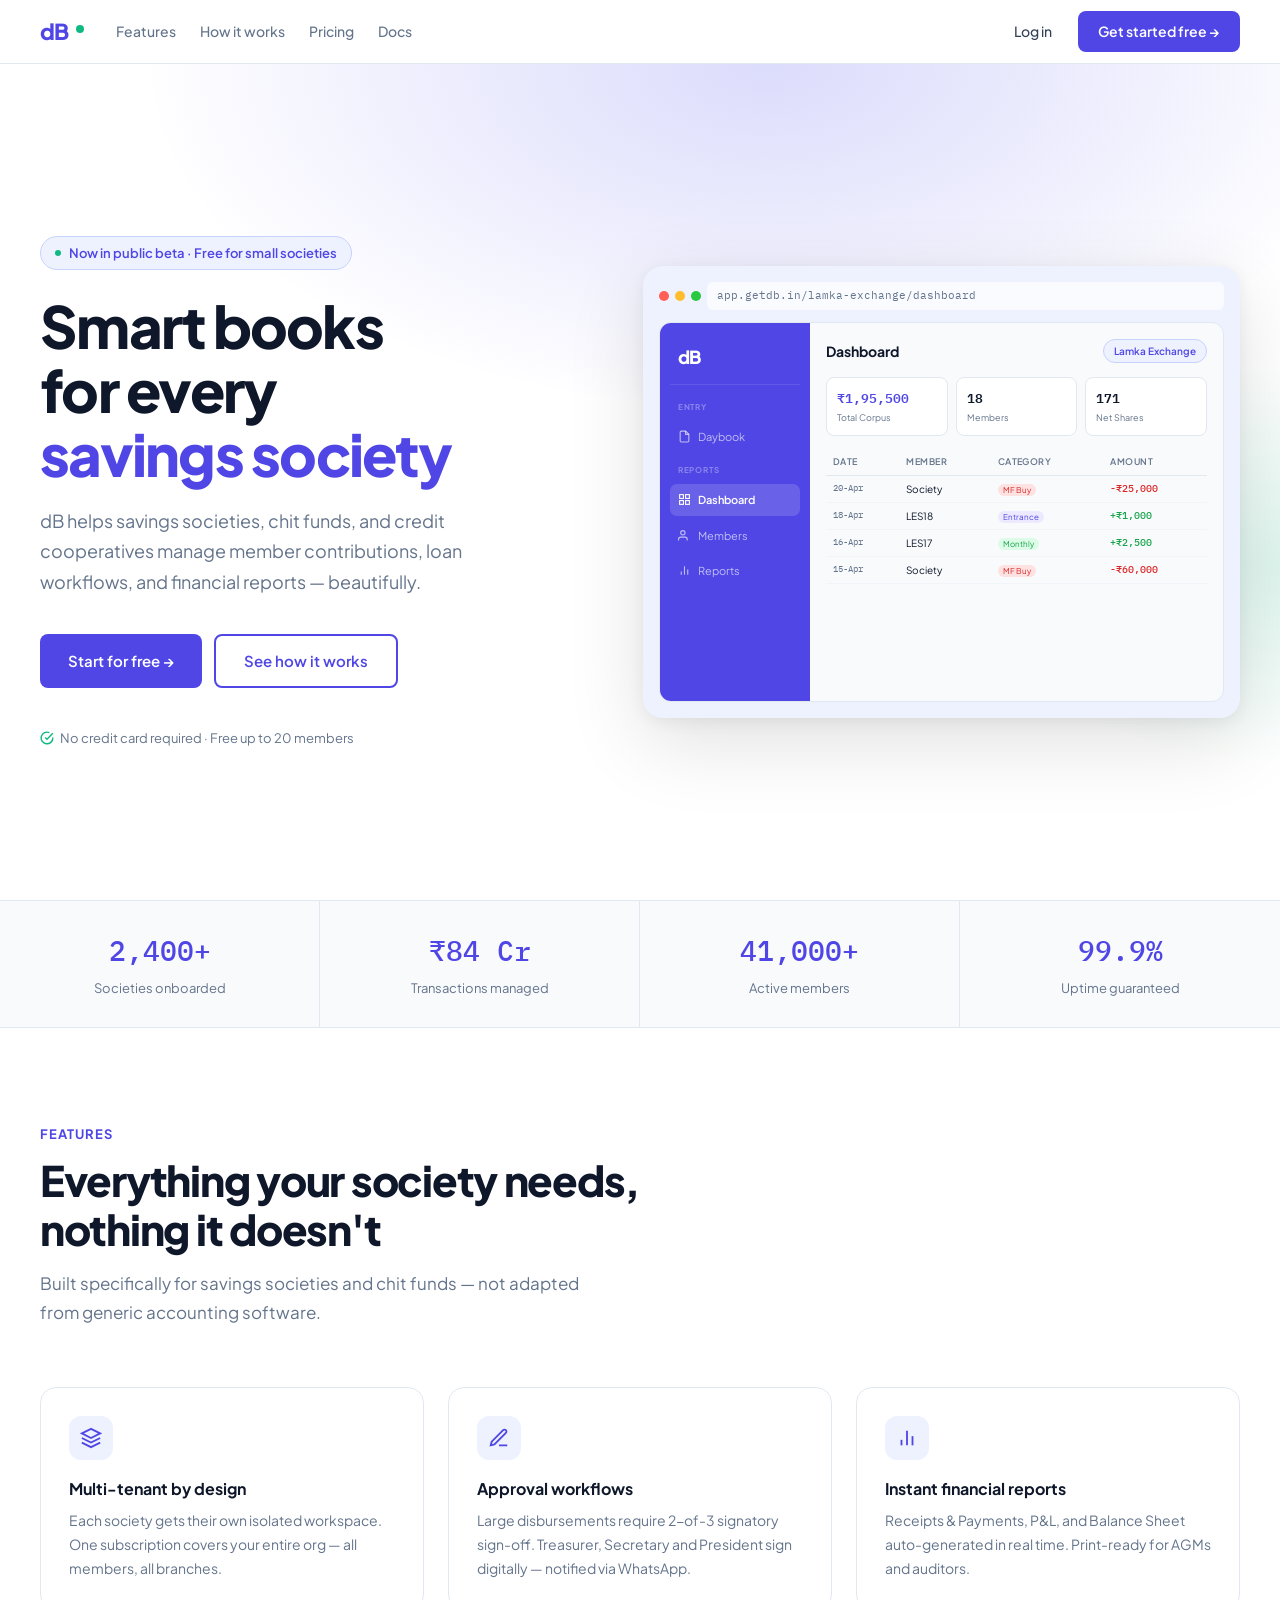
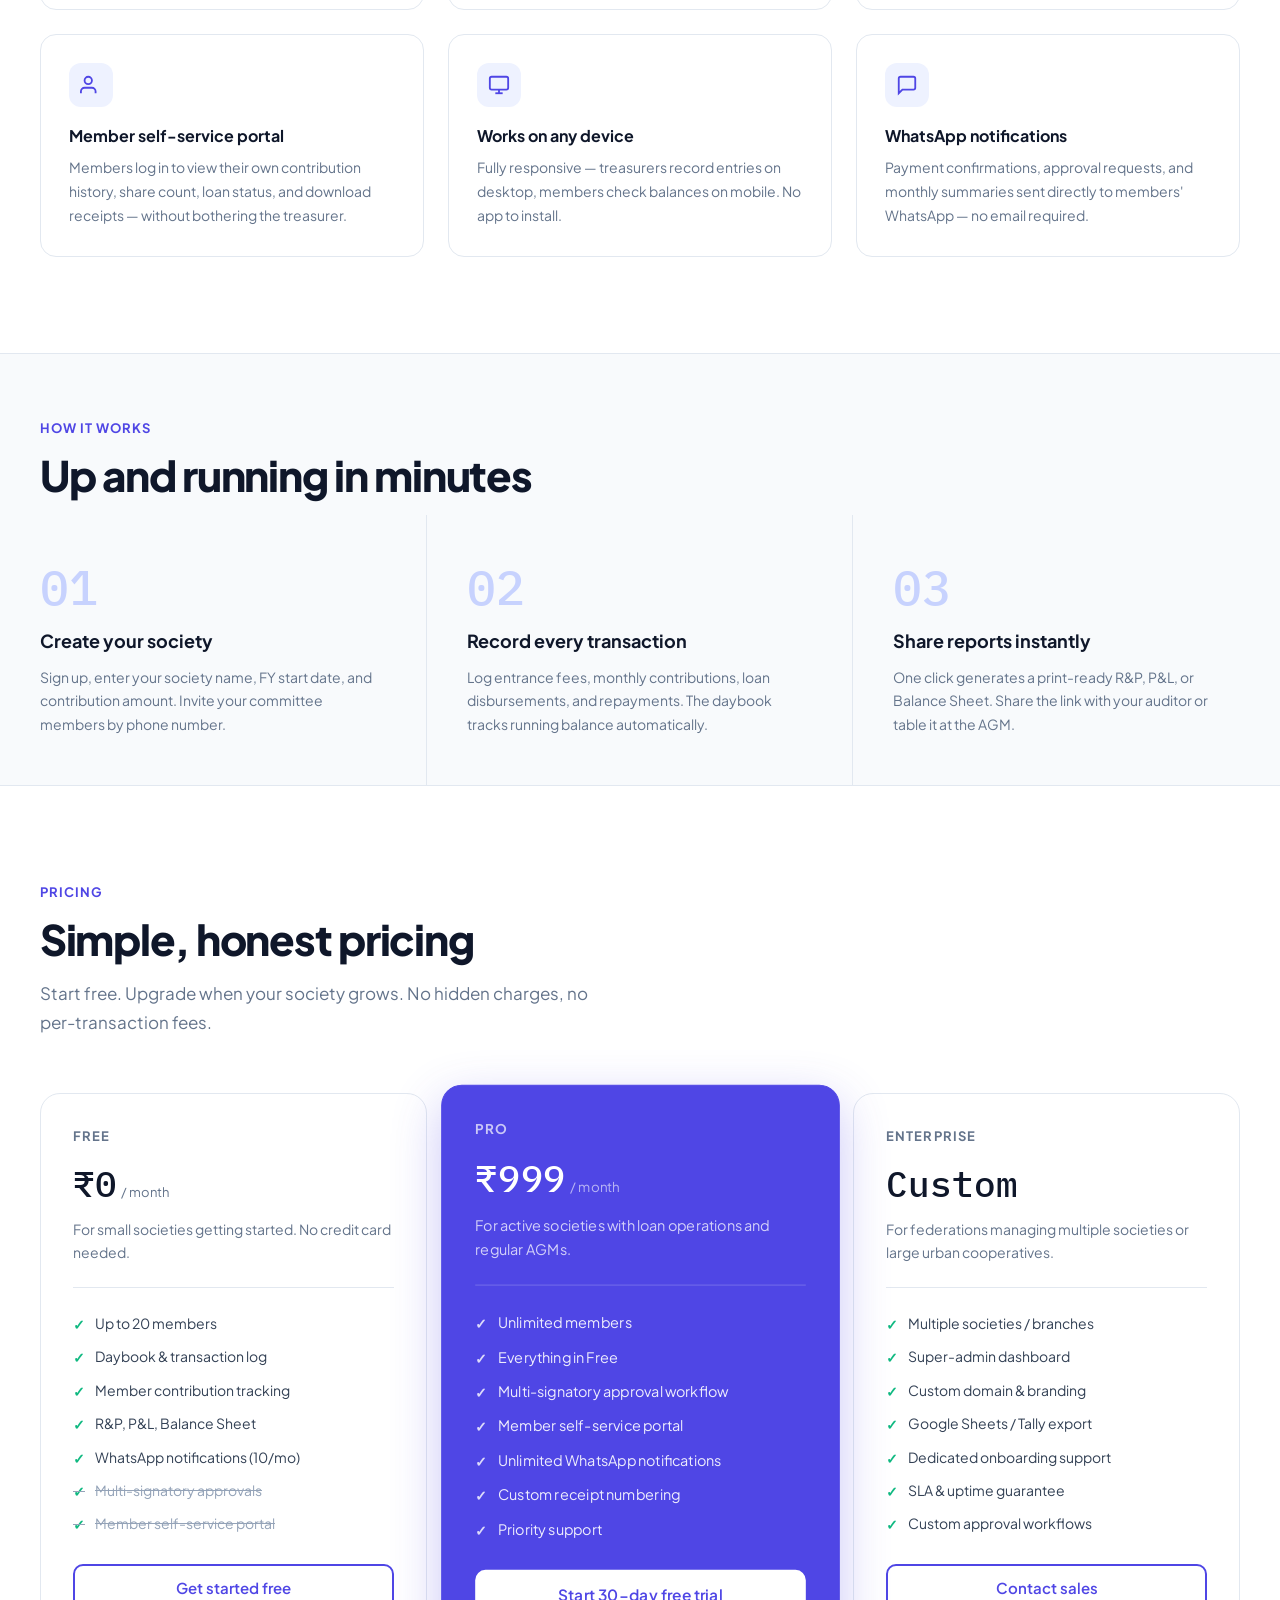
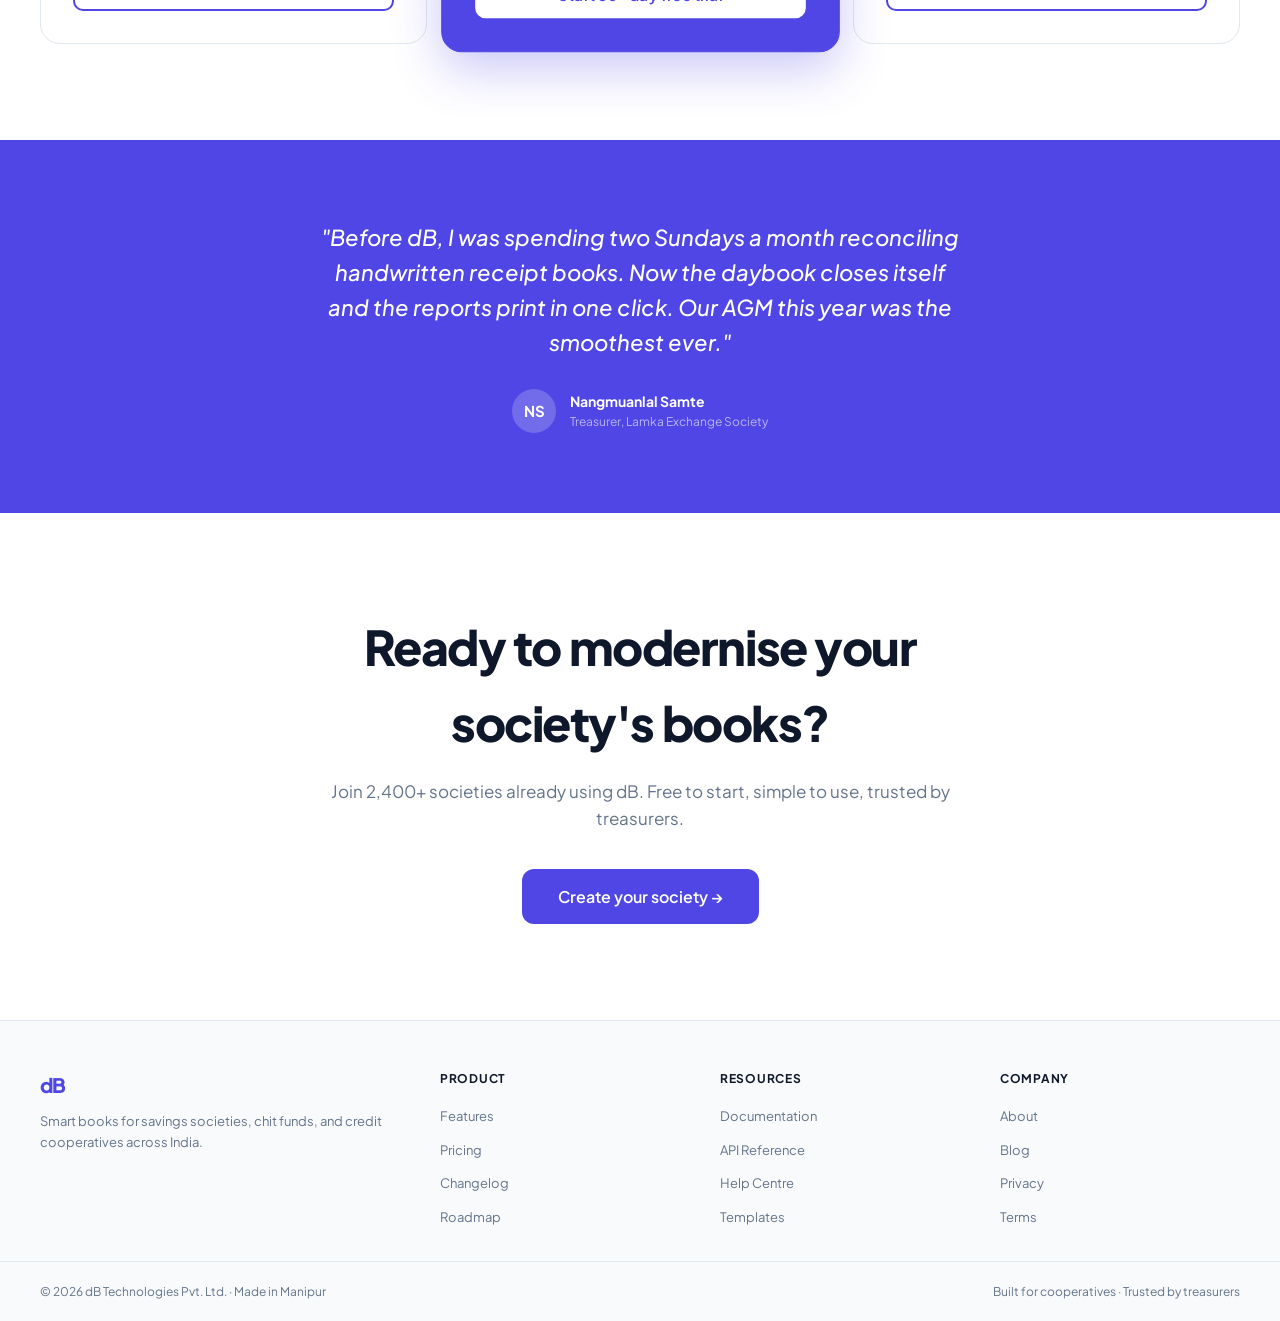
<file: dB Landing.html>
<!DOCTYPE html>
<html lang="en">
<head>
<meta charset="UTF-8">
<meta name="viewport" content="width=device-width, initial-scale=1.0">
<title>dB — Smart books for savings societies</title>
<link href="https://fonts.googleapis.com/css2?family=Plus+Jakarta+Sans:ital,wght@0,300;0,400;0,500;0,600;0,700;0,800;1,400&family=IBM+Plex+Mono:wght@400;500&display=swap" rel="stylesheet">
<style>
/* ── THEME TOKENS ───────────────────────────────────────── */
:root {
  --brand:       #4f46e5;
  --brand-dark:  #3730a3;
  --brand-dim:   #6366f1;
  --brand-light: #eef2ff;
  --brand-mid:   #c7d2fe;
  --accent:      #10b981;
  --fg:          #0f172a;
  --fg2:         #334155;
  --fg3:         #64748b;
  --border:      #e2e8f0;
  --surface:     #ffffff;
  --bg:          #f8fafc;
  --nav-bg:      #ffffff;
  --hero-grad:   radial-gradient(ellipse 70% 60% at 60% 0%, rgba(99,102,241,.12) 0%, transparent 70%),
                 radial-gradient(ellipse 40% 40% at 100% 60%, rgba(16,185,129,.07) 0%, transparent 60%);
}
.theme-teal {
  --brand:       #0d9488;
  --brand-dark:  #0f766e;
  --brand-dim:   #14b8a6;
  --brand-light: #f0fdfa;
  --brand-mid:   #99f6e4;
  --accent:      #f59e0b;
  --hero-grad:   radial-gradient(ellipse 70% 60% at 60% 0%, rgba(13,148,136,.1) 0%, transparent 70%),
                 radial-gradient(ellipse 40% 40% at 100% 60%, rgba(245,158,11,.07) 0%, transparent 60%);
}
.theme-warm {
  --brand:       #16213e;
  --brand-dark:  #0e1a2e;
  --brand-dim:   #3a4a6b;
  --brand-light: #f7f8fc;
  --brand-mid:   #d1d9e8;
  --accent:      #c9922a;
  --hero-grad:   radial-gradient(ellipse 70% 60% at 60% 0%, rgba(22,33,62,.07) 0%, transparent 70%),
                 radial-gradient(ellipse 40% 40% at 100% 60%, rgba(201,146,42,.08) 0%, transparent 60%);
}

* { box-sizing: border-box; margin: 0; padding: 0; }
html { scroll-behavior: smooth; }
body { font-family: 'Plus Jakarta Sans', sans-serif; background: var(--surface); color: var(--fg); line-height: 1.6; }

/* ── NAV ───────────────────────────────────────────────── */
nav {
  position: sticky; top: 0; z-index: 100;
  background: rgba(255,255,255,.9); backdrop-filter: blur(12px);
  border-bottom: 1px solid var(--border);
  display: flex; align-items: center; gap: 32px;
  padding: 0 40px; height: 64px;
}
.nav-logo {
  font-size: 22px; font-weight: 800; color: var(--brand);
  letter-spacing: -.04em; text-decoration: none; display: flex; align-items: center; gap: 8px;
}
.nav-logo-dot { width: 8px; height: 8px; border-radius: 50%; background: var(--accent); margin-top: -6px; }
.nav-links { display: flex; gap: 24px; flex: 1; }
.nav-links a { font-size: 14px; font-weight: 500; color: var(--fg3); text-decoration: none; transition: color .15s; }
.nav-links a:hover { color: var(--fg); }
.nav-cta { display: flex; gap: 10px; align-items: center; }
.btn-ghost { padding: 8px 16px; font-family: inherit; font-size: 14px; font-weight: 500; color: var(--fg2); background: transparent; border: none; cursor: pointer; border-radius: 8px; transition: all .15s; }
.btn-ghost:hover { background: var(--bg); }
.btn-primary { padding: 9px 20px; font-family: inherit; font-size: 14px; font-weight: 600; color: #fff; background: var(--brand); border: none; border-radius: 8px; cursor: pointer; transition: all .18s; text-decoration: none; display: inline-flex; align-items: center; gap: 6px; }
.btn-primary:hover { background: var(--brand-dark); transform: translateY(-1px); box-shadow: 0 4px 16px rgba(79,70,229,.3); }
.btn-outline { padding: 9px 20px; font-family: inherit; font-size: 14px; font-weight: 600; color: var(--brand); background: transparent; border: 2px solid var(--brand); border-radius: 8px; cursor: pointer; transition: all .18s; text-decoration: none; display: inline-flex; align-items: center; gap: 6px; }
.btn-outline:hover { background: var(--brand-light); }

/* ── HERO ───────────────────────────────────────────────── */
.hero {
  min-height: calc(100vh - 64px);
  display: flex; align-items: center;
  padding: 80px 40px 60px;
  background: var(--hero-grad);
  gap: 60px; max-width: 1280px; margin: 0 auto;
}
.hero-text { flex: 1; min-width: 0; }
.hero-badge {
  display: inline-flex; align-items: center; gap: 8px;
  padding: 6px 14px; border-radius: 20px;
  background: var(--brand-light); color: var(--brand);
  font-size: 13px; font-weight: 600; margin-bottom: 24px;
  border: 1px solid var(--brand-mid);
}
.hero-badge-dot { width: 6px; height: 6px; border-radius: 50%; background: var(--accent); }
h1 {
  font-size: clamp(36px, 5vw, 58px); font-weight: 800; line-height: 1.1;
  letter-spacing: -.03em; color: var(--fg); margin-bottom: 20px;
  text-wrap: balance;
}
h1 span { color: var(--brand); }
.hero-sub {
  font-size: 18px; color: var(--fg3); line-height: 1.7; margin-bottom: 36px;
  max-width: 480px; font-weight: 400;
}
.hero-actions { display: flex; gap: 12px; flex-wrap: wrap; margin-bottom: 40px; }
.hero-actions .btn-primary { padding: 13px 28px; font-size: 15px; }
.hero-actions .btn-outline { padding: 13px 28px; font-size: 15px; }
.hero-footnote { font-size: 13px; color: var(--fg3); display: flex; align-items: center; gap: 6px; }
.hero-footnote svg { width: 14px; height: 14px; color: var(--accent); }
.hero-visual { flex: 1.1; min-width: 0; }

/* ── PRODUCT MOCKUP ────────────────────────────────────── */
.mockup-wrap {
  background: var(--brand-light);
  border-radius: 20px;
  padding: 16px;
  box-shadow: 0 24px 80px rgba(0,0,0,.12), 0 4px 16px rgba(0,0,0,.06);
}
.mockup-bar {
  display: flex; gap: 6px; align-items: center; margin-bottom: 12px;
}
.mockup-dot { width: 10px; height: 10px; border-radius: 50%; }
.mockup-url {
  flex: 1; height: 28px; background: rgba(255,255,255,.7); border-radius: 6px;
  display: flex; align-items: center; padding: 0 10px;
  font-family: 'IBM Plex Mono', monospace; font-size: 11px; color: var(--fg3);
}
.app-chrome {
  background: var(--bg); border-radius: 12px; overflow: hidden;
  display: flex; height: 380px;
  border: 1px solid var(--border);
}
.mini-sidebar {
  width: 150px; background: var(--brand); flex-shrink: 0;
  padding: 16px 10px; display: flex; flex-direction: column; gap: 4px;
}
.mini-logo { font-size: 18px; font-weight: 800; color: #fff; letter-spacing: -.04em; padding: 4px 8px 12px; margin-bottom: 4px; border-bottom: 1px solid rgba(255,255,255,.1); }
.mini-nav-lbl { font-size: 8px; font-weight: 700; letter-spacing: .1em; text-transform: uppercase; color: rgba(255,255,255,.35); padding: 8px 8px 3px; }
.mini-item { display: flex; align-items: center; gap: 7px; padding: 7px 8px; border-radius: 7px; color: rgba(255,255,255,.65); font-size: 11px; cursor: pointer; }
.mini-item.active { background: rgba(255,255,255,.15); color: #fff; font-weight: 600; }
.mini-item svg { width: 13px; height: 13px; flex-shrink: 0; }
.mini-main { flex: 1; padding: 16px; overflow: hidden; }
.mini-topbar { display: flex; align-items: center; justify-content: space-between; margin-bottom: 14px; }
.mini-title { font-size: 14px; font-weight: 700; color: var(--fg); }
.mini-org-pill { font-size: 10px; font-weight: 600; padding: 3px 10px; border-radius: 20px; background: var(--brand-light); color: var(--brand); border: 1px solid var(--brand-mid); }
.mini-stats { display: grid; grid-template-columns: repeat(3, 1fr); gap: 8px; margin-bottom: 14px; }
.mini-stat { background: #fff; border: 1px solid var(--border); border-radius: 8px; padding: 10px; }
.mini-stat-val { font-family: 'IBM Plex Mono', monospace; font-size: 13px; font-weight: 600; color: var(--fg); }
.mini-stat-lbl { font-size: 9px; color: var(--fg3); margin-top: 2px; }
.mini-stat.hi .mini-stat-val { color: var(--brand); }
.mini-table { width: 100%; border-collapse: collapse; font-size: 10px; }
.mini-table th { padding: 5px 7px; text-align: left; color: var(--fg3); font-weight: 600; border-bottom: 1px solid var(--border); font-size: 9px; text-transform: uppercase; letter-spacing: .05em; }
.mini-table td { padding: 5px 7px; border-bottom: 1px solid #f1f5f9; }
.mini-in { color: #16a34a; font-family: 'IBM Plex Mono', monospace; font-weight: 500; }
.mini-out { color: #dc2626; font-family: 'IBM Plex Mono', monospace; font-weight: 500; }
.mini-tag { font-size: 8px; padding: 1px 5px; border-radius: 10px; }

/* ── STATS BAR ─────────────────────────────────────────── */
.stats-bar {
  border-top: 1px solid var(--border); border-bottom: 1px solid var(--border);
  background: var(--bg);
  display: grid; grid-template-columns: repeat(4, 1fr);
}
.stat-item { padding: 28px 40px; text-align: center; border-right: 1px solid var(--border); }
.stat-item:last-child { border-right: none; }
.stat-num { font-family: 'IBM Plex Mono', monospace; font-size: 28px; font-weight: 500; color: var(--brand); }
.stat-desc { font-size: 13px; color: var(--fg3); margin-top: 4px; }

/* ── SECTION ────────────────────────────────────────────── */
.section { padding: 96px 40px; max-width: 1280px; margin: 0 auto; }
.section-label { font-size: 13px; font-weight: 700; letter-spacing: .08em; text-transform: uppercase; color: var(--brand); margin-bottom: 12px; }
.section-title { font-size: clamp(28px, 4vw, 42px); font-weight: 800; letter-spacing: -.03em; line-height: 1.15; margin-bottom: 16px; text-wrap: balance; }
.section-sub { font-size: 17px; color: var(--fg3); max-width: 560px; line-height: 1.7; }

/* ── FEATURES ───────────────────────────────────────────── */
.features-grid { display: grid; grid-template-columns: repeat(3, 1fr); gap: 24px; margin-top: 60px; }
.feat-card {
  padding: 28px; border-radius: 16px; border: 1px solid var(--border);
  background: var(--surface); transition: all .2s;
}
.feat-card:hover { border-color: var(--brand-mid); box-shadow: 0 8px 32px rgba(79,70,229,.08); transform: translateY(-2px); }
.feat-icon {
  width: 44px; height: 44px; border-radius: 12px;
  background: var(--brand-light); display: flex; align-items: center; justify-content: center;
  margin-bottom: 16px;
}
.feat-icon svg { width: 22px; height: 22px; color: var(--brand); }
.feat-title { font-size: 16px; font-weight: 700; color: var(--fg); margin-bottom: 8px; }
.feat-desc { font-size: 14px; color: var(--fg3); line-height: 1.7; }

/* ── HOW IT WORKS ───────────────────────────────────────── */
.hiw-wrap { background: var(--bg); border-radius: 0; border-top: 1px solid var(--border); border-bottom: 1px solid var(--border); }
.hiw-grid { display: grid; grid-template-columns: repeat(3, 1fr); gap: 0; }
.hiw-step { padding: 48px 40px; border-right: 1px solid var(--border); position: relative; }
.hiw-step:last-child { border-right: none; }
.hiw-num { font-family: 'IBM Plex Mono', monospace; font-size: 48px; font-weight: 500; color: var(--brand-mid); margin-bottom: 16px; line-height: 1; }
.hiw-title { font-size: 18px; font-weight: 700; margin-bottom: 10px; }
.hiw-desc { font-size: 14px; color: var(--fg3); line-height: 1.7; }

/* ── PRICING ────────────────────────────────────────────── */
.pricing-grid { display: grid; grid-template-columns: repeat(3, 1fr); gap: 20px; margin-top: 56px; }
.plan {
  border: 1px solid var(--border); border-radius: 20px; padding: 32px;
  background: var(--surface); display: flex; flex-direction: column;
}
.plan.featured {
  background: var(--brand); border-color: var(--brand);
  box-shadow: 0 16px 48px rgba(79,70,229,.3);
  transform: scale(1.03);
}
.plan-name { font-size: 13px; font-weight: 700; letter-spacing: .08em; text-transform: uppercase; color: var(--fg3); margin-bottom: 8px; }
.plan.featured .plan-name { color: rgba(255,255,255,.7); }
.plan-price { display: flex; align-items: baseline; gap: 4px; margin-bottom: 6px; }
.plan-amount { font-family: 'IBM Plex Mono', monospace; font-size: 36px; font-weight: 500; color: var(--fg); }
.plan.featured .plan-amount { color: #fff; }
.plan-period { font-size: 13px; color: var(--fg3); }
.plan.featured .plan-period { color: rgba(255,255,255,.6); }
.plan-desc { font-size: 14px; color: var(--fg3); margin-bottom: 24px; line-height: 1.6; }
.plan.featured .plan-desc { color: rgba(255,255,255,.75); }
.plan-divider { height: 1px; background: var(--border); margin-bottom: 24px; }
.plan.featured .plan-divider { background: rgba(255,255,255,.2); }
.plan-features { list-style: none; display: flex; flex-direction: column; gap: 10px; flex: 1; margin-bottom: 28px; }
.plan-features li { display: flex; align-items: flex-start; gap: 10px; font-size: 14px; color: var(--fg2); }
.plan.featured .plan-features li { color: rgba(255,255,255,.9); }
.plan-features li::before { content: '✓'; font-weight: 700; color: var(--accent); flex-shrink: 0; margin-top: 1px; }
.plan.featured .plan-features li::before { color: rgba(255,255,255,.8); }
.plan-cta { width: 100%; padding: 12px; border-radius: 10px; font-family: inherit; font-size: 15px; font-weight: 600; cursor: pointer; transition: all .18s; border: 2px solid var(--brand); color: var(--brand); background: transparent; }
.plan-cta:hover { background: var(--brand-light); }
.plan.featured .plan-cta { background: #fff; color: var(--brand); border-color: #fff; }
.plan.featured .plan-cta:hover { background: var(--brand-light); }

/* ── TESTIMONIAL ────────────────────────────────────────── */
.testimonial-wrap { background: var(--brand); }
.testimonial { max-width: 720px; margin: 0 auto; padding: 80px 40px; text-align: center; }
.testimonial blockquote { font-family: 'Plus Jakarta Sans', serif; font-size: 22px; font-weight: 500; color: #fff; line-height: 1.6; margin-bottom: 28px; font-style: italic; }
.testimonial-author { display: flex; align-items: center; justify-content: center; gap: 14px; }
.t-avatar { width: 44px; height: 44px; border-radius: 50%; background: rgba(255,255,255,.2); display: flex; align-items: center; justify-content: center; font-weight: 700; color: #fff; font-size: 15px; }
.t-name { font-size: 14px; font-weight: 700; color: #fff; text-align: left; }
.t-role { font-size: 12px; color: rgba(255,255,255,.6); }

/* ── FINAL CTA ──────────────────────────────────────────── */
.final-cta { padding: 96px 40px; text-align: center; max-width: 700px; margin: 0 auto; }
.final-cta h2 { font-size: clamp(30px, 5vw, 48px); font-weight: 800; letter-spacing: -.03em; margin-bottom: 16px; }
.final-cta p { font-size: 17px; color: var(--fg3); margin-bottom: 36px; }
.final-cta .btn-primary { padding: 15px 36px; font-size: 16px; border-radius: 12px; }

/* ── FOOTER ─────────────────────────────────────────────── */
footer {
  border-top: 1px solid var(--border); background: var(--bg);
  padding: 48px 40px 32px;
  display: grid; grid-template-columns: 1.5fr 1fr 1fr 1fr; gap: 40px;
}
.footer-brand { }
.footer-logo { font-size: 20px; font-weight: 800; color: var(--brand); letter-spacing: -.04em; margin-bottom: 10px; }
.footer-tagline { font-size: 13px; color: var(--fg3); line-height: 1.6; }
.footer-col-title { font-size: 12px; font-weight: 700; letter-spacing: .06em; text-transform: uppercase; color: var(--fg); margin-bottom: 14px; }
.footer-links { list-style: none; display: flex; flex-direction: column; gap: 8px; }
.footer-links a { font-size: 13px; color: var(--fg3); text-decoration: none; transition: color .15s; }
.footer-links a:hover { color: var(--brand); }
.footer-bottom { border-top: 1px solid var(--border); padding: 20px 40px; display: flex; justify-content: space-between; align-items: center; font-size: 12px; color: var(--fg3); background: var(--bg); }

/* ── TWEAKS PANEL ───────────────────────────────────────── */
#tweaksPanel {
  position: fixed; bottom: 24px; right: 24px; z-index: 999;
  background: #fff; border: 1px solid var(--border); border-radius: 16px;
  box-shadow: 0 8px 32px rgba(0,0,0,.12); padding: 18px; width: 240px;
  display: none;
}
#tweaksPanel.show { display: block; }
.tweaks-title { font-size: 12px; font-weight: 700; letter-spacing: .08em; text-transform: uppercase; color: var(--fg3); margin-bottom: 12px; }
.theme-btns { display: flex; flex-direction: column; gap: 6px; }
.theme-btn {
  padding: 9px 14px; border-radius: 8px; border: 2px solid var(--border);
  font-family: inherit; font-size: 13px; font-weight: 500; cursor: pointer;
  background: transparent; color: var(--fg2); text-align: left; transition: all .15s;
  display: flex; align-items: center; gap: 10px;
}
.theme-btn.active { border-color: var(--brand); background: var(--brand-light); color: var(--brand); }
.theme-swatch { width: 18px; height: 18px; border-radius: 50%; flex-shrink: 0; }

@media (max-width: 900px) {
  .hero { flex-direction: column; padding: 48px 24px 40px; gap: 40px; min-height: auto; }
  .hero-visual { width: 100%; }
  .features-grid, .hiw-grid, .pricing-grid { grid-template-columns: 1fr; }
  .hiw-step { border-right: none; border-bottom: 1px solid var(--border); }
  .stats-bar { grid-template-columns: 1fr 1fr; }
  .stat-item:nth-child(2), .stat-item:nth-child(4) { border-right: none; }
  footer { grid-template-columns: 1fr 1fr; gap: 32px; }
  nav { padding: 0 20px; gap: 16px; }
  .nav-links { display: none; }
  .section { padding: 60px 24px; }
  .plan { transform: none !important; }
}
</style>
</head>
<body>

<!-- NAV -->
<nav>
  <a class="nav-logo" href="#">dB <div class="nav-logo-dot"></div></a>
  <div class="nav-links">
    <a href="#features">Features</a>
    <a href="#how-it-works">How it works</a>
    <a href="#pricing">Pricing</a>
    <a href="#">Docs</a>
  </div>
  <div class="nav-cta">
    <button class="btn-ghost" onclick="window.open('dB App.html','_blank')">Log in</button>
    <a class="btn-primary" href="dB App.html">Get started free →</a>
  </div>
</nav>

<!-- HERO -->
<section style="background: var(--hero-grad)">
<div class="hero">
  <div class="hero-text">
    <div class="hero-badge">
      <div class="hero-badge-dot"></div>
      Now in public beta · Free for small societies
    </div>
    <h1>Smart books for every<br><span>savings society</span></h1>
    <p class="hero-sub">dB helps savings societies, chit funds, and credit cooperatives manage member contributions, loan workflows, and financial reports — beautifully.</p>
    <div class="hero-actions">
      <a class="btn-primary" href="dB App.html">Start for free →</a>
      <a class="btn-outline" href="#how-it-works">See how it works</a>
    </div>
    <div class="hero-footnote">
      <svg viewBox="0 0 24 24" fill="none" stroke="currentColor" stroke-width="2.5"><path d="M22 11.08V12a10 10 0 11-5.93-9.14"/><polyline points="22 4 12 14.01 9 11.01"/></svg>
      No credit card required · Free up to 20 members
    </div>
  </div>

  <!-- Product mockup -->
  <div class="hero-visual">
    <div class="mockup-wrap">
      <div class="mockup-bar">
        <div class="mockup-dot" style="background:#ff5f57"></div>
        <div class="mockup-dot" style="background:#ffbd2e"></div>
        <div class="mockup-dot" style="background:#28c940"></div>
        <div class="mockup-url">app.getdb.in/lamka-exchange/dashboard</div>
      </div>
      <div class="app-chrome">
        <div class="mini-sidebar">
          <div class="mini-logo">dB</div>
          <div class="mini-nav-lbl">Entry</div>
          <div class="mini-item">
            <svg viewBox="0 0 24 24" fill="none" stroke="currentColor" stroke-width="2"><path d="M14 2H6a2 2 0 00-2 2v16a2 2 0 002 2h12a2 2 0 002-2V8z"/><polyline points="14 2 14 8 20 8"/></svg>
            Daybook
          </div>
          <div class="mini-nav-lbl">Reports</div>
          <div class="mini-item active">
            <svg viewBox="0 0 24 24" fill="none" stroke="currentColor" stroke-width="2"><rect x="3" y="3" width="7" height="7"/><rect x="14" y="3" width="7" height="7"/><rect x="14" y="14" width="7" height="7"/><rect x="3" y="14" width="7" height="7"/></svg>
            Dashboard
          </div>
          <div class="mini-item">
            <svg viewBox="0 0 24 24" fill="none" stroke="currentColor" stroke-width="2"><path d="M17 21v-2a4 4 0 00-4-4H5a4 4 0 00-4 4v2"/><circle cx="9" cy="7" r="4"/></svg>
            Members
          </div>
          <div class="mini-item">
            <svg viewBox="0 0 24 24" fill="none" stroke="currentColor" stroke-width="2"><line x1="18" y1="20" x2="18" y2="10"/><line x1="12" y1="20" x2="12" y2="4"/><line x1="6" y1="20" x2="6" y2="14"/></svg>
            Reports
          </div>
        </div>
        <div class="mini-main">
          <div class="mini-topbar">
            <div class="mini-title">Dashboard</div>
            <div class="mini-org-pill">Lamka Exchange</div>
          </div>
          <div class="mini-stats">
            <div class="mini-stat hi">
              <div class="mini-stat-val">₹1,95,500</div>
              <div class="mini-stat-lbl">Total Corpus</div>
            </div>
            <div class="mini-stat">
              <div class="mini-stat-val">18</div>
              <div class="mini-stat-lbl">Members</div>
            </div>
            <div class="mini-stat">
              <div class="mini-stat-val">171</div>
              <div class="mini-stat-lbl">Net Shares</div>
            </div>
          </div>
          <table class="mini-table">
            <thead>
              <tr><th>Date</th><th>Member</th><th>Category</th><th>Amount</th></tr>
            </thead>
            <tbody>
              <tr>
                <td style="font-family:'IBM Plex Mono',monospace;font-size:9px;color:#64748b">20-Apr</td>
                <td style="font-size:10px">Society</td>
                <td><span class="mini-tag" style="background:#fee2e2;color:#dc2626">MF Buy</span></td>
                <td class="mini-out">-₹25,000</td>
              </tr>
              <tr>
                <td style="font-family:'IBM Plex Mono',monospace;font-size:9px;color:#64748b">18-Apr</td>
                <td style="font-size:10px">LES18</td>
                <td><span class="mini-tag" style="background:#ede9fe;color:#4f46e5">Entrance</span></td>
                <td class="mini-in">+₹1,000</td>
              </tr>
              <tr>
                <td style="font-family:'IBM Plex Mono',monospace;font-size:9px;color:#64748b">16-Apr</td>
                <td style="font-size:10px">LES17</td>
                <td><span class="mini-tag" style="background:#dcfce7;color:#16a34a">Monthly</span></td>
                <td class="mini-in">+₹2,500</td>
              </tr>
              <tr>
                <td style="font-family:'IBM Plex Mono',monospace;font-size:9px;color:#64748b">15-Apr</td>
                <td style="font-size:10px">Society</td>
                <td><span class="mini-tag" style="background:#fee2e2;color:#dc2626">MF Buy</span></td>
                <td class="mini-out">-₹60,000</td>
              </tr>
            </tbody>
          </table>
        </div>
      </div>
    </div>
  </div>
</div>
</section>

<!-- STATS BAR -->
<div class="stats-bar">
  <div class="stat-item">
    <div class="stat-num">2,400+</div>
    <div class="stat-desc">Societies onboarded</div>
  </div>
  <div class="stat-item">
    <div class="stat-num">₹84 Cr</div>
    <div class="stat-desc">Transactions managed</div>
  </div>
  <div class="stat-item">
    <div class="stat-num">41,000+</div>
    <div class="stat-desc">Active members</div>
  </div>
  <div class="stat-item">
    <div class="stat-num">99.9%</div>
    <div class="stat-desc">Uptime guaranteed</div>
  </div>
</div>

<!-- FEATURES -->
<div id="features">
<div class="section">
  <div class="section-label">Features</div>
  <div class="section-title">Everything your society needs,<br>nothing it doesn't</div>
  <p class="section-sub">Built specifically for savings societies and chit funds — not adapted from generic accounting software.</p>

  <div class="features-grid">
    <div class="feat-card">
      <div class="feat-icon">
        <svg viewBox="0 0 24 24" fill="none" stroke="currentColor" stroke-width="2"><path d="M12 2L2 7l10 5 10-5-10-5z"/><path d="M2 17l10 5 10-5"/><path d="M2 12l10 5 10-5"/></svg>
      </div>
      <div class="feat-title">Multi-tenant by design</div>
      <div class="feat-desc">Each society gets their own isolated workspace. One subscription covers your entire org — all members, all branches.</div>
    </div>
    <div class="feat-card">
      <div class="feat-icon">
        <svg viewBox="0 0 24 24" fill="none" stroke="currentColor" stroke-width="2"><path d="M12 20h9M16.5 3.5a2.121 2.121 0 013 3L7 19l-4 1 1-4L16.5 3.5z"/></svg>
      </div>
      <div class="feat-title">Approval workflows</div>
      <div class="feat-desc">Large disbursements require 2-of-3 signatory sign-off. Treasurer, Secretary and President sign digitally — notified via WhatsApp.</div>
    </div>
    <div class="feat-card">
      <div class="feat-icon">
        <svg viewBox="0 0 24 24" fill="none" stroke="currentColor" stroke-width="2"><line x1="18" y1="20" x2="18" y2="10"/><line x1="12" y1="20" x2="12" y2="4"/><line x1="6" y1="20" x2="6" y2="14"/></svg>
      </div>
      <div class="feat-title">Instant financial reports</div>
      <div class="feat-desc">Receipts & Payments, P&L, and Balance Sheet auto-generated in real time. Print-ready for AGMs and auditors.</div>
    </div>
    <div class="feat-card">
      <div class="feat-icon">
        <svg viewBox="0 0 24 24" fill="none" stroke="currentColor" stroke-width="2"><path d="M17 21v-2a4 4 0 00-4-4H5a4 4 0 00-4 4v2"/><circle cx="9" cy="7" r="4"/></svg>
      </div>
      <div class="feat-title">Member self-service portal</div>
      <div class="feat-desc">Members log in to view their own contribution history, share count, loan status, and download receipts — without bothering the treasurer.</div>
    </div>
    <div class="feat-card">
      <div class="feat-icon">
        <svg viewBox="0 0 24 24" fill="none" stroke="currentColor" stroke-width="2"><rect x="2" y="3" width="20" height="14" rx="2"/><line x1="8" y1="21" x2="16" y2="21"/><line x1="12" y1="17" x2="12" y2="21"/></svg>
      </div>
      <div class="feat-title">Works on any device</div>
      <div class="feat-desc">Fully responsive — treasurers record entries on desktop, members check balances on mobile. No app to install.</div>
    </div>
    <div class="feat-card">
      <div class="feat-icon">
        <svg viewBox="0 0 24 24" fill="none" stroke="currentColor" stroke-width="2"><path d="M21 15a2 2 0 01-2 2H7l-4 4V5a2 2 0 012-2h14a2 2 0 012 2z"/></svg>
      </div>
      <div class="feat-title">WhatsApp notifications</div>
      <div class="feat-desc">Payment confirmations, approval requests, and monthly summaries sent directly to members' WhatsApp — no email required.</div>
    </div>
  </div>
</div>
</div>

<!-- HOW IT WORKS -->
<div id="how-it-works" class="hiw-wrap">
<div class="section" style="padding:0">
  <div style="padding:64px 40px 0">
    <div class="section-label">How it works</div>
    <div class="section-title">Up and running in minutes</div>
  </div>
  <div class="hiw-grid">
    <div class="hiw-step">
      <div class="hiw-num">01</div>
      <div class="hiw-title">Create your society</div>
      <div class="hiw-desc">Sign up, enter your society name, FY start date, and contribution amount. Invite your committee members by phone number.</div>
    </div>
    <div class="hiw-step">
      <div class="hiw-num">02</div>
      <div class="hiw-title">Record every transaction</div>
      <div class="hiw-desc">Log entrance fees, monthly contributions, loan disbursements, and repayments. The daybook tracks running balance automatically.</div>
    </div>
    <div class="hiw-step">
      <div class="hiw-num">03</div>
      <div class="hiw-title">Share reports instantly</div>
      <div class="hiw-desc">One click generates a print-ready R&P, P&L, or Balance Sheet. Share the link with your auditor or table it at the AGM.</div>
    </div>
  </div>
</div>
</div>

<!-- PRICING -->
<div id="pricing">
<div class="section">
  <div class="section-label">Pricing</div>
  <div class="section-title">Simple, honest pricing</div>
  <p class="section-sub">Start free. Upgrade when your society grows. No hidden charges, no per-transaction fees.</p>

  <div class="pricing-grid">
    <!-- Free -->
    <div class="plan">
      <div class="plan-name">Free</div>
      <div class="plan-price">
        <div class="plan-amount">₹0</div>
        <div class="plan-period">/ month</div>
      </div>
      <div class="plan-desc">For small societies getting started. No credit card needed.</div>
      <div class="plan-divider"></div>
      <ul class="plan-features">
        <li>Up to 20 members</li>
        <li>Daybook &amp; transaction log</li>
        <li>Member contribution tracking</li>
        <li>R&amp;P, P&amp;L, Balance Sheet</li>
        <li>WhatsApp notifications (10/mo)</li>
        <li style="color:#94a3b8;text-decoration:line-through">Multi-signatory approvals</li>
        <li style="color:#94a3b8;text-decoration:line-through">Member self-service portal</li>
      </ul>
      <button class="plan-cta">Get started free</button>
    </div>

    <!-- Pro -->
    <div class="plan featured">
      <div class="plan-name">Pro</div>
      <div class="plan-price">
        <div class="plan-amount">₹999</div>
        <div class="plan-period">/ month</div>
      </div>
      <div class="plan-desc">For active societies with loan operations and regular AGMs.</div>
      <div class="plan-divider"></div>
      <ul class="plan-features">
        <li>Unlimited members</li>
        <li>Everything in Free</li>
        <li>Multi-signatory approval workflow</li>
        <li>Member self-service portal</li>
        <li>Unlimited WhatsApp notifications</li>
        <li>Custom receipt numbering</li>
        <li>Priority support</li>
      </ul>
      <button class="plan-cta">Start 30-day free trial</button>
    </div>

    <!-- Enterprise -->
    <div class="plan">
      <div class="plan-name">Enterprise</div>
      <div class="plan-price">
        <div class="plan-amount">Custom</div>
      </div>
      <div class="plan-desc">For federations managing multiple societies or large urban cooperatives.</div>
      <div class="plan-divider"></div>
      <ul class="plan-features">
        <li>Multiple societies / branches</li>
        <li>Super-admin dashboard</li>
        <li>Custom domain &amp; branding</li>
        <li>Google Sheets / Tally export</li>
        <li>Dedicated onboarding support</li>
        <li>SLA &amp; uptime guarantee</li>
        <li>Custom approval workflows</li>
      </ul>
      <button class="plan-cta">Contact sales</button>
    </div>
  </div>
</div>
</div>

<!-- TESTIMONIAL -->
<div class="testimonial-wrap">
  <div class="testimonial">
    <blockquote>"Before dB, I was spending two Sundays a month reconciling handwritten receipt books. Now the daybook closes itself and the reports print in one click. Our AGM this year was the smoothest ever."</blockquote>
    <div class="testimonial-author">
      <div class="t-avatar">NS</div>
      <div>
        <div class="t-name">Nangmuanlal Samte</div>
        <div class="t--role" style="font-size:12px;color:rgba(255,255,255,.6)">Treasurer, Lamka Exchange Society</div>
      </div>
    </div>
  </div>
</div>

<!-- FINAL CTA -->
<div class="final-cta">
  <h2>Ready to modernise your society's books?</h2>
  <p>Join 2,400+ societies already using dB. Free to start, simple to use, trusted by treasurers.</p>
  <a class="btn-primary" href="dB App.html">Create your society →</a>
</div>

<!-- FOOTER -->
<footer>
  <div class="footer-brand">
    <div class="footer-logo">dB</div>
    <div class="footer-tagline">Smart books for savings societies, chit funds, and credit cooperatives across India.</div>
  </div>
  <div>
    <div class="footer-col-title">Product</div>
    <ul class="footer-links">
      <li><a href="#">Features</a></li>
      <li><a href="#">Pricing</a></li>
      <li><a href="#">Changelog</a></li>
      <li><a href="#">Roadmap</a></li>
    </ul>
  </div>
  <div>
    <div class="footer-col-title">Resources</div>
    <ul class="footer-links">
      <li><a href="#">Documentation</a></li>
      <li><a href="#">API Reference</a></li>
      <li><a href="#">Help Centre</a></li>
      <li><a href="#">Templates</a></li>
    </ul>
  </div>
  <div>
    <div class="footer-col-title">Company</div>
    <ul class="footer-links">
      <li><a href="#">About</a></li>
      <li><a href="#">Blog</a></li>
      <li><a href="#">Privacy</a></li>
      <li><a href="#">Terms</a></li>
    </ul>
  </div>
</footer>
<div class="footer-bottom">
  <span>© 2026 dB Technologies Pvt. Ltd. · Made in Manipur</span>
  <span>Built for cooperatives · Trusted by treasurers</span>
</div>

<!-- TWEAKS PANEL -->
<div id="tweaksPanel">
  <div class="tweaks-title">Theme</div>
  <div class="theme-btns">
    <button class="theme-btn active" onclick="setTheme('','#4f46e5',this)">
      <div class="theme-swatch" style="background:#4f46e5"></div>
      Indigo (default)
    </button>
    <button class="theme-btn" onclick="setTheme('theme-teal','#0d9488',this)">
      <div class="theme-swatch" style="background:#0d9488"></div>
      Teal
    </button>
    <button class="theme-btn" onclick="setTheme('theme-warm','#16213e',this)">
      <div class="theme-swatch" style="background:#c9922a"></div>
      Navy + Gold (LES)
    </button>
  </div>
</div>

<script>
// Tweaks protocol
window.addEventListener('message', e => {
  if (e.data?.type === '__activate_edit_mode') document.getElementById('tweaksPanel').classList.add('show');
  if (e.data?.type === '__deactivate_edit_mode') document.getElementById('tweaksPanel').classList.remove('show');
});
window.parent.postMessage({type:'__edit_mode_available'},'*');

function setTheme(cls, color, btn) {
  document.body.className = cls;
  document.querySelectorAll('.theme-btn').forEach(b => b.classList.remove('active'));
  btn.classList.add('active');
  window.parent.postMessage({type:'__edit_mode_set_keys', edits:{theme:cls}},'*');
}
</script>
</body>
</html>
</file>
